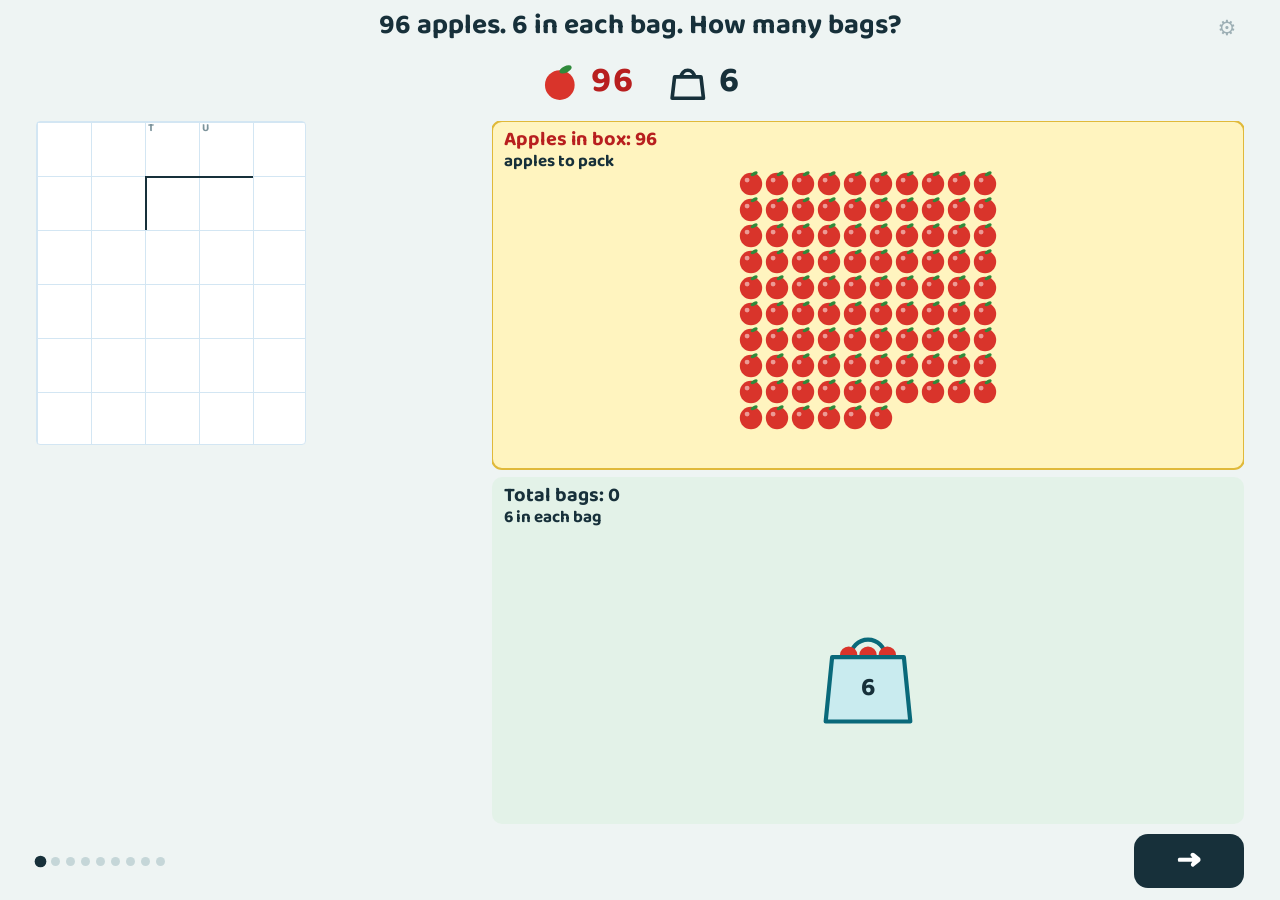
<file: bags.html>
<!doctype html><html><head><meta charset=utf8><meta name=viewport content="width=device-width,initial-scale=1,viewport-fit=cover"><style>:root{color-scheme:light;box-sizing:border-box;padding-top:env(safe-area-inset-top,0px);padding-bottom:env(safe-area-inset-bottom,0px)}html{scroll-padding-top:env(safe-area-inset-top,0px)}body{margin:0;padding:0;font:14px -apple-system,BlinkMacSystemFont,sans-serif;background:#fff;color:#000}img{max-width:100%}[hidden]:not([hidden=until-found i]){display:none!important}</style></head><body>
<meta charset="utf-8">
<title>Apple Bag Division</title>
<meta name="claude:viewport-fit-sides" content="cover">
<link rel="preconnect" href="https://fonts.googleapis.com">
<link rel="preconnect" href="https://fonts.gstatic.com" crossorigin>
<link rel="stylesheet" href="https://fonts.googleapis.com/css2?family=Baloo+2:wght@500;700&family=Kalam:wght@700&display=swap">
<style>
/* Layout concept: one equation line, the copybook beside the packing table, one arrow. The picture carries the meaning. */
:root {
  --bg: #eef4f3; --surface: #f9fbfb; --ink: #17303a; --muted: #7c939b; --line: #c5d6d8;
  --paper: #ffffff; --grid: #d3e6f3;
  --zone: #e3f2e8; --zone-on: #fff4bf; --zone-line: #e0b93a;
  --hu: #a3218f; --te: #09697a; --on: #ad5600; --hu-soft: #f6dcf1; --te-soft: #c9ebef; --on-soft: #fde3c4;
  --item-text: #b81f1f; --it-plums: #6d3fa8; --it-eggs: #87601f; --it-oranges: #b35a00; --leaf: #2f8a3b;
  --good: #17764a; --bad: #b8321f; --good-soft: #d8f1e3; --bad-soft: #fbe3df;
  --ring: #ffe99a; --primary: #17303a; --on-primary: #ffffff;
  --font-ui: "Baloo 2", "Trebuchet MS", system-ui, sans-serif;
  --font-hand: "Kalam", "Comic Sans MS", "Segoe Print", cursive;
}
@media (prefers-color-scheme: dark) { :root:not([data-theme="light"]) {
  --bg: #0f181b; --surface: #162227; --ink: #e8f1f2; --muted: #7f949c; --line: #2d4049;
  --paper: #18292a; --grid: #27403f;
  --zone: #17301f; --zone-on: #4a4215; --zone-line: #d9b63e;
  --hu: #f08be0; --te: #62d7e6; --on: #ffb868; --hu-soft: #4d1f47; --te-soft: #124a55; --on-soft: #55361a;
  --item-text: #ff8d82; --it-plums: #c3a2f2; --it-eggs: #e6c691; --it-oranges: #ffb868; --leaf: #58b866;
  --good: #5bd798; --bad: #ff9486; --good-soft: #143b2a; --bad-soft: #43201b;
  --ring: #4f4716; --primary: #e8f1f2; --on-primary: #0f181c;
  color-scheme: dark;
} }
:root[data-theme="dark"] {
  --bg: #0f181b; --surface: #162227; --ink: #e8f1f2; --muted: #7f949c; --line: #2d4049;
  --paper: #18292a; --grid: #27403f;
  --zone: #17301f; --zone-on: #4a4215; --zone-line: #d9b63e;
  --hu: #f08be0; --te: #62d7e6; --on: #ffb868; --hu-soft: #4d1f47; --te-soft: #124a55; --on-soft: #55361a;
  --item-text: #ff8d82; --it-plums: #c3a2f2; --it-eggs: #e6c691; --it-oranges: #ffb868; --leaf: #58b866;
  --good: #5bd798; --bad: #ff9486; --good-soft: #143b2a; --bad-soft: #43201b;
  --ring: #4f4716; --primary: #e8f1f2; --on-primary: #0f181c;
  color-scheme: dark;
}
* { box-sizing: border-box; }
[hidden] { display: none !important; }
html, body { height: 100%; }
body { margin: 0; background: var(--bg); color: var(--ink); font: 500 17px/1.3 var(--font-ui); }
button, input { font: inherit; color: inherit; }
button { cursor: pointer; }
:focus-visible { outline: 3px solid var(--zone-line); outline-offset: 2px; }
.page {
  --rows: 6;
  --cell: min(54px, 6.5vw, calc((100vh - 226px) / var(--rows)));
  position: relative; height: 100%; max-width: 1240px; margin: 0 auto; padding-block: 8px 10px;
  padding-left: max(16px, env(safe-area-inset-left, 0px)); padding-right: max(16px, env(safe-area-inset-right, 0px));
  display: flex; flex-direction: column; gap: 8px;
}
.page[data-thing="plums"] { --item-text: var(--it-plums); }
.page[data-thing="eggs"] { --item-text: var(--it-eggs); }
.page[data-thing="oranges"] { --item-text: var(--it-oranges); }
#question { flex: none; margin: 0; padding-inline: 40px; text-align: center; font-size: clamp(20px, 2.6vw, 28px); font-weight: 700; line-height: 1.25; text-wrap: balance; }
#question b { display: inline-block; margin-left: .4em; padding: 0 .4em; border-radius: 8px; background: var(--good-soft); color: var(--good); }

#eq { flex: none; min-height: 62px; display: flex; flex-wrap: wrap; align-items: center; justify-content: center; gap: 2px 34px; padding-inline: 40px; font-size: clamp(22px, 3vw, 36px); font-weight: 700; line-height: 1.2; font-variant-numeric: tabular-nums; border-radius: 12px; }
#eq .row { display: inline-flex; align-items: center; gap: .28em; white-space: nowrap; }
#eq .dim { opacity: .55; font-size: .8em; }
#eq b.hu { color: var(--hu); } #eq b.te { color: var(--te); } #eq b.on { color: var(--on); } #eq b.it { color: var(--item-text); }
#eq i { font-style: normal; font-weight: 700; }
#eq i.yes { color: var(--good); } #eq i.no { color: var(--bad); }
#eq .ic { width: 1.1em; height: 1.1em; flex: none; }
#typed { display: inline-block; min-width: 1.5em; text-align: center; border-bottom: 4px solid var(--ink); }
#eq.right { animation: right .6s ease-out; }
#eq.wrong { animation: wrong .4s ease-out; }
@keyframes right { from { background: var(--good-soft); } }
@keyframes wrong { 0% { background: var(--bad-soft); transform: translateX(0); } 25% { transform: translateX(-9px); } 50% { transform: translateX(9px); } 75% { transform: translateX(-5px); } 100% { transform: translateX(0); } }

.stage { position: relative; flex: 1; min-height: 0; display: grid; grid-template-columns: auto minmax(0, 1fr); gap: 14px; align-items: stretch; }
.sheet-wrap { position: relative; display: flex; justify-content: flex-start; align-items: flex-start; padding-right: 172px; }
#notes { position: absolute; left: 0; top: 0; z-index: 4; }
.note { position: absolute; height: var(--cell); display: flex; align-items: center; white-space: nowrap; font-size: clamp(15px, 1.5vw, 18px); font-weight: 700; line-height: 1; animation: noteIn .35s ease-out; }
.note span { padding: 2px 6px; border-radius: 6px; background: var(--surface); }
.note.hu { color: var(--hu); } .note.te { color: var(--te); } .note.on { color: var(--on); } .note.it { color: var(--item-text); } .note.ink { color: var(--ink); }
@keyframes noteIn { from { opacity: 0; transform: translateX(8px); } }
.colhead { position: absolute; width: var(--cell); padding: 1px 3px; font: 700 11px/1 var(--font-ui); color: var(--muted); z-index: 1; }
#links { position: absolute; inset: 0; width: 100%; height: 100%; pointer-events: none; z-index: 6; overflow: visible; }
#links path.line { fill: none; stroke-width: 2.5; stroke-dasharray: 1; stroke-dashoffset: 1; animation: drawLine .6s .15s ease-out forwards; }
@keyframes drawLine { to { stroke-dashoffset: 0; } }
.sheet { position: relative; flex: none; width: calc(var(--cell) * 5); height: calc(var(--cell) * var(--rows)); background-color: var(--paper); background-image: linear-gradient(var(--grid) 1px, transparent 1px), linear-gradient(90deg, var(--grid) 1px, transparent 1px); background-size: var(--cell) var(--cell); border: 1px solid var(--grid); border-radius: 4px; overflow: hidden; font-family: var(--font-hand); }
.mark { position: absolute; width: var(--cell); height: var(--cell); display: grid; place-items: center; font-size: calc(var(--cell) * .72); font-weight: 700; line-height: 1; transition: color .5s; z-index: 2; }
.mark.hu { color: var(--hu); } .mark.te { color: var(--te); } .mark.on { color: var(--on); } .mark.it { color: var(--item-text); } .mark.ink { color: var(--ink); }
.mark.pop { animation: write .45s ease-out; }
@keyframes write { from { opacity: 0; transform: translateY(-8px) scale(1.35); } }
.ringbox { position: absolute; background: var(--ring); border: 2px solid var(--zone-line); border-radius: 8px; z-index: 1; transition: left .35s, top .35s, width .35s; }
.rule { position: absolute; height: 0; border-top: 2.5px solid var(--ink); z-index: 2; }
.bracket { position: absolute; border-top: 2.5px solid var(--ink); border-left: 2.5px solid var(--ink); z-index: 2; }
.canvas-wrap { position: relative; min-width: 0; min-height: 0; }
#cv { position: absolute; inset: 0; width: 100%; height: 100%; display: block; }

.dock { flex: none; display: flex; flex-wrap: wrap; align-items: center; justify-content: center; gap: 8px; min-height: 58px; }
.dots { display: flex; gap: 6px; margin-right: auto; }
.dots span { width: 9px; height: 9px; border-radius: 50%; background: var(--line); }
.dots span.done { background: var(--muted); }
.dots span.now { background: var(--primary); transform: scale(1.3); }
.go { min-width: 110px; height: 54px; border: 0; border-radius: 14px; background: var(--primary); color: var(--on-primary); font-size: 34px; font-weight: 700; line-height: 1; }
.backbtn { width: 54px; height: 54px; border: 1.5px solid var(--line); border-radius: 14px; background: var(--surface); font-size: 26px; color: var(--muted); line-height: 1; }
.backbtn:disabled { visibility: hidden; }
#pad { display: flex; flex-wrap: wrap; justify-content: center; gap: 5px; }
.key { min-width: 48px; height: 52px; border: 1.5px solid var(--line); border-radius: 10px; background: var(--paper); font-size: 25px; font-weight: 700; line-height: 1; padding: 0 10px; }
.key.big { min-width: 96px; }
.key.ok { background: var(--primary); color: var(--on-primary); border-color: var(--primary); }

#gear { position: absolute; top: 12px; right: max(16px, env(safe-area-inset-right, 0px)); width: 34px; height: 34px; border: 0; background: none; color: var(--muted); font-size: 21px; line-height: 1; z-index: 8; opacity: .7; }
#panel { position: absolute; top: 48px; right: max(16px, env(safe-area-inset-right, 0px)); z-index: 8; display: flex; flex-direction: column; gap: 10px; padding: 12px; background: var(--surface); border: 1.5px solid var(--line); border-radius: 12px; box-shadow: 0 8px 24px rgb(0 0 0 / .18); }
.seg { display: inline-flex; border: 1.5px solid var(--line); border-radius: 9px; overflow: hidden; }
.seg button { flex: 1; border: 0; background: none; padding: 2px 14px; font-weight: 700; }
.seg button[aria-pressed="true"] { background: var(--primary); color: var(--on-primary); }
#customForm { display: flex; align-items: center; gap: 6px; }
#customForm input { width: 64px; padding: 2px 6px; border: 1.5px solid var(--line); border-radius: 8px; background: var(--paper); font-weight: 700; text-align: center; }
#customForm input:invalid { border-color: var(--bad); }
#customForm button { border: 0; border-radius: 8px; background: var(--primary); color: var(--on-primary); padding: 2px 12px; font-weight: 700; }
@media (max-width: 659px) {
  html, body { height: auto; }
  .page { height: auto; min-height: 100%; --cell: min(40px, calc((100vw - 190px) / 5)); }
  .stage { grid-template-columns: minmax(0, 1fr); }
  .sheet-wrap { padding-right: 0; min-height: calc(var(--cell) * var(--rows)); }
  #links { display: none; }
  .canvas-wrap { height: 330px; }
  .dock { position: sticky; bottom: 0; background: var(--bg); padding-block: 6px calc(6px + env(safe-area-inset-bottom, 0px)); }
  .dots { display: none; }
}
@media (prefers-reduced-motion: reduce) { .mark.pop, #eq.right, #eq.wrong, .note { animation: none; } #links path.line { animation: none; stroke-dashoffset: 0; } .ringbox, .mark { transition: none; } }
</style>

<div class="page" id="page">
  <button type="button" id="gear" aria-label="Settings for parents" aria-expanded="false">⚙</button>
  <div id="panel" hidden>
    <div class="seg"><button type="button" id="modeShow" aria-pressed="true">Watch</button><button type="button" id="modeTry" aria-pressed="false">Try</button></div>
    <form id="customForm">
      <input id="customN" type="number" inputmode="numeric" min="10" max="999" required aria-label="Number to share, 10 to 999">
      <span>÷</span>
      <input id="customD" type="number" inputmode="numeric" min="2" max="99" required aria-label="Number in each bag, 2 to 99">
      <button type="submit">Go</button>
    </form>
  </div>

  <p id="question"></p>
  <div id="eq" aria-live="polite"></div>

  <main class="stage" id="stage">
    <svg id="links" aria-hidden="true"></svg>
    <div class="sheet-wrap"><div class="sheet" id="sheet"></div><div id="notes"></div></div>
    <div class="canvas-wrap"><canvas id="cv" role="img"></canvas></div>
  </main>

  <div class="dock">
    <div class="dots" id="dots"></div>
    <div id="pad" hidden></div>
    <button type="button" class="backbtn" id="back" aria-label="Back">←</button>
    <button type="button" class="go" id="next" aria-label="Next">→</button>
  </div>
</div>

<script>
// Lesson logic. It builds every step as a full snapshot, so Back and Next need no undo code.
// Written format: keep the zeros in each row of working, and subtract the whole number. There is no bring-down step.
const THINGS = {
  apples: { one: 'apple', many: 'apples', bag: 'bag', bags: 'bags', fill: '#d9342b', leaf: true },
  plums: { one: 'plum', many: 'plums', bag: 'bag', bags: 'bags', fill: '#6d3fa8', leaf: true },
  eggs: { one: 'egg', many: 'eggs', bag: 'box', bags: 'boxes', fill: '#e2bd8b', leaf: false },
  oranges: { one: 'orange', many: 'oranges', bag: 'bag', bags: 'bags', fill: '#f0902a', leaf: true },
  pears: { one: 'pear', many: 'pears', bag: 'bag', bags: 'bags', fill: '#b5c43a', leaf: true },
  lemons: { one: 'lemon', many: 'lemons', bag: 'bag', bags: 'bags', fill: '#f2d22e', leaf: true },
  peaches: { one: 'peach', many: 'peaches', bag: 'bag', bags: 'bags', fill: '#f6a37a', leaf: true },
  biscuits: { one: 'biscuit', many: 'biscuits', bag: 'packet', bags: 'packets', fill: '#c98b4a', leaf: false },
  buns: { one: 'bun', many: 'buns', bag: 'tray', bags: 'trays', fill: '#d9a066', leaf: false },
  sweets: { one: 'sweet', many: 'sweets', bag: 'bag', bags: 'bags', fill: '#e0457b', leaf: false },
  crayons: { one: 'crayon', many: 'crayons', bag: 'box', bags: 'boxes', fill: '#3b82f6', leaf: false },
  stickers: { one: 'sticker', many: 'stickers', bag: 'packet', bags: 'packets', fill: '#f59e0b', leaf: false }
};
/* Embedded use from the practice app: bags.html?n=240&d=6&thing=eggs&asks=bags&bag=box&bags=boxes */
const PARAMS = new URLSearchParams(location.search);
if (PARAMS.get('thing') && THINGS[PARAMS.get('thing')] && PARAMS.get('bag')) {
  THINGS[PARAMS.get('thing')].bag = PARAMS.get('bag');
  THINGS[PARAMS.get('thing')].bags = PARAMS.get('bags') || PARAMS.get('bag') + 's';
}
function buildLesson(N, D, thing) {
  const th = THINGS[thing];
  const Q = Math.floor(N / D), R = N % D;
  const len = String(N).length;
  const TONE = { 100: 'hu', 10: 'te', 1: 'on' };
  const COLNAME = { 100: 'hundred', 10: 'ten', 1: 'one' };
  const itW = n => n + ' ' + (n === 1 ? th.one : th.many);
  const bagW = n => n + ' ' + (n === 1 ? th.bag : th.bags);
  const num = (v, t) => '<b class="' + t + '">' + v + '</b>';
  const yes = '<i class="yes">✓</i>', no = '<i class="no">✗</i>';
  const row = html => '<span class="row">' + html + '</span>';
  const packs = (a, t, mark) => row(bagW(a) + ' × ' + D + ' = ' + num(a * D, t) + (mark || ''));
  const slot = '<span id="typed"></span>';
  const itemIcon = '<svg class="ic" viewBox="0 0 24 24" aria-hidden="true"><circle cx="12" cy="14" r="9" fill="' + th.fill + '"/>' + (th.leaf ? '<ellipse cx="15.5" cy="4.5" rx="4" ry="2" fill="#2f8a3b" transform="rotate(-25 15.5 4.5)"/>' : '') + '</svg>';
  const bagIcon = '<svg class="ic" viewBox="0 0 24 24" aria-hidden="true"><path d="M4 9h16l1.5 13h-19z" fill="none" stroke="currentColor" stroke-width="2.2" stroke-linejoin="round"/><path d="M8 9a4 4 0 0 1 8 0" fill="none" stroke="currentColor" stroke-width="2.2"/></svg>';
  const readEq = row(itemIcon + num(N, 'it')) + row(bagIcon + num(D, 'ink'));

  const dealMeta = {};
  const box = [];
  for (let i = 0; i < N; i++) box.push('A' + i);
  let bags = [];
  let bagNo = 0;

  // Copybook: r is the row (0 = the sum) and c is the column, with the last digit of N at c = len - 1.
  const marks = [], rules = [];
  const put = (val, r, tone) => {
    const s = String(val);
    for (let i = 0; i < s.length; i++) marks.push({ r, c: len - s.length + i, x: s[i], tone });
  };
  const steps = [];
  const snap = o => {
    steps.push({
      eq: o.eq, focus: o.focus || null, ring: o.ring || null, ask: o.ask || null, tone: o.tone || 'ink',
      notes: o.notes || [], mark: o.mark || null, group: o.group || null, link: o.link || null, fly: !!o.fly,
      boxNote: o.boxNote || '', bagNote: o.bagNote || '', outlineBox: !!o.outlineBox, example: !!o.example,
      marks: marks.map(m => ({ ...m })), rules: rules.map(x => ({ ...x })),
      table: { box: box.slice(), bags: bags.map(b => ({ ...b })) }
    });
  };
  const ringNum = (r, val) => ({ r, c0: len - String(val).length, c1: len - 1 });

  const readNotes = { boxNote: th.many + ' to pack', bagNote: D + ' in each ' + th.bag, example: true };
  snap({ eq: readEq, focus: 'box', ...readNotes });

  put(N, 0, 'it');
  String(D).split('').forEach((x, i, a) => marks.push({ div: 1 - (a.length - 1 - i), x, tone: 'ink' }));
  snap({
    eq: readEq, focus: 'box', ring: ringNum(0, N), ...readNotes,
    notes: [{ r: 0, text: '← ' + itW(N), tone: 'it' }, { under: true, text: '↑ ' + D + ' in each ' + th.bag, tone: 'ink' }],
    ask: { type: 'choice', options: [D, N], answer: N, eq: readEq, reveal: 3 }
  });

  let remaining = N, row0 = 0, started = false;
  const parts = [];
  const places = [100, 10, 1].filter(p => p <= N);
  places.forEach(p => {
    const have = remaining, tone = TONE[p];
    const d = Math.floor(have / (p * D));
    const prod = d * p * D;
    const askEq = row('?' + (p === 100 ? '00' : p === 10 ? '0' : '') + ' ' + th.bags + ' × ' + D);
    if (d === 0) {
      if (!started) {
        snap({
          eq: packs(p, tone, no), focus: 'box', tone, ring: ringNum(row0, have),
          notes: [{ q: p, text: '← ' + bagW(p) + '? too many', tone }],
          bagNote: bagW(p) + ' need ' + (p * D), boxNote: 'only ' + have,
          ask: { type: 'choice', options: ['✓', '✗'], answer: '✗', eq: packs(p, tone), reveal: 2 }
        });
      } else {
        marks.push({ q: p, x: '0', tone });
        snap({
          eq: packs(p, tone, no), focus: 'box', tone, ring: ringNum(row0, have),
          notes: [{ q: p, text: '← 0 ' + COLNAME[p] + 's', tone }],
          boxNote: have ? 'too few for ' + bagW(p) : '', outlineBox: have > 0,
          ask: { type: 'digit', answer: 0, eq: askEq, place: p, have, tone, ghost: p, D, th }
        });
      }
      return;
    }

    started = true;
    const n = d * p;
    const more = bags.length > 0;
    const group = { from: bags.length, n, tone };
    parts.push(n);
    const taking = { ids: box.slice(-prod), tone };
    marks.push({ q: p, x: String(d), tone });
    const newBags = [];
    for (let i = 0; i < n; i++) newBags.push({ id: 'B' + bagNo++, tone, full: false, size: D });
    bags = bags.concat(newBags);
    const meaning = p === 1
      ? (more ? d + ' more ' + (d === 1 ? th.bag : th.bags) : bagW(d))
      : d + ' ' + COLNAME[p] + (d > 1 ? 's' : '') + ' = ' + bagW(n);
    snap({
      eq: packs(n, tone, yes) + '<span class="row dim">' + bagW((d + 1) * p) + ' × ' + D + ' = ' + ((d + 1) * p * D) + no + '</span>',
      focus: 'bags', tone, ring: ringNum(row0, have), group, mark: taking, link: 'bags',
      notes: [{ q: p, text: '← ' + meaning, tone }],
      bagNote: bagW(n) + ' need ' + prod, boxNote: 'enough ✓',
      ask: { type: 'digit', answer: d, eq: askEq, place: p, have, tone, ghost: p, D, th }
    });

    newBags.forEach((b, bi) => {
      const items = [];
      for (let j = 0; j < D; j++) {
        const id = box.pop();
        items.push(id);
        dealMeta[id] = { bag: bi, count: n, j };
      }
      const made = bags.find(x => x.id === b.id);
      made.items = items; made.full = true;
    });
    put(prod, row0 + 1, tone);
    snap({
      eq: row(bagW(n) + ' × ' + itW(D) + ' = ' + num(itW(prod), tone)), focus: 'bags', tone, ring: ringNum(row0 + 1, prod),
      group, mark: taking, link: 'bags', fly: true,
      notes: [{ r: row0 + 1, text: '← ' + itW(prod) + ' packed', tone }],
      bagNote: bagW(n) + ' × ' + D + ' = ' + prod, boxNote: prod + ' went into ' + th.bags,
      ask: { type: 'number', answer: prod, eq: row(bagW(n) + ' × ' + D + ' = ' + slot) }
    });

    const left = have - prod;
    const lastCol = places.indexOf(p) === places.length - 1;
    rules.push({ r: row0 + 1 });
    put(left, row0 + 2, 'it');
    snap({
      eq: row(num(have, 'it') + ' − ' + num(prod, tone) + ' = ' + num(left, 'it')), focus: 'box', tone: 'it', ring: ringNum(row0 + 2, left),
      link: left ? 'box' : null, outlineBox: left > 0,
      notes: [{ r: row0 + 2, text: '← ' + (left ? itW(left) + (lastCol ? ' left over' : ' in the box') : 'no ' + th.many + ' left'), tone: 'it' }],
      boxNote: left === 0 ? '' : (left < D ? 'too few for 1 ' + th.bag : 'still in the box'),
      ask: { type: 'number', answer: left, eq: row(num(have, 'it') + ' − ' + num(prod, tone) + ' = ' + slot) }
    });
    remaining = left;
    row0 += 2;
  });

  snap({
    eq: row(N + ' ÷ ' + D + ' = <b>' + Q + '</b>' + (R ? ' r ' + num(R, 'it') : '')),
    focus: 'bags', ring: { q: true }, group: { from: 0, n: Q, tone: 'ink' }, link: 'bags', outlineBox: R > 0,
    notes: [{ q: 1, text: '← ' + (parts.length > 1 ? parts.join(' + ') + ' = ' : '') + bagW(Q), tone: 'ink' }].concat(R ? [{ r: row0, text: '← ' + itW(R) + ' left over', tone: 'it' }] : []),
    boxNote: R ? 'left over' : ''
  });

  if (PARAMS.get('nofinal') === '1') steps.pop();
  return { N, D, Q, R, len, thing, th, steps, dealMeta, rows: Math.max(6, row0 + 2) };
}
</script>

<script>
(function () {
  'use strict';
  const $ = id => document.getElementById(id);
  // Sums from her book, easiest first, then the 3-digit by 2-digit example.
  const ASKED = Number(PARAMS.get('n')) > 0 && Number(PARAMS.get('d')) > 0;
  const SUMS = ASKED ? [{
    N: Number(PARAMS.get('n')), D: Number(PARAMS.get('d')),
    thing: THINGS[PARAMS.get('thing')] ? PARAMS.get('thing') : 'apples',
    asks: PARAMS.get('asks') === 'left' ? 'left' : 'bags'
  }] : [
    { N: 96, D: 6, thing: 'apples', asks: 'bags' },
    { N: 180, D: 20, thing: 'apples', asks: 'bags' },
    { N: 150, D: 9, thing: 'oranges', asks: 'left' },
    { N: 196, D: 10, thing: 'plums', asks: 'left' },
    { N: 240, D: 6, thing: 'eggs', asks: 'bags' },
    { N: 432, D: 15, thing: 'apples', asks: 'bags' }
  ];
  if (ASKED) document.getElementById('gear').hidden = true;
  const reduced = matchMedia('(prefers-reduced-motion: reduce)').matches;
  const pageEl = $('page');

  let sumNo = 0, N = 96, D = 6, thing = 'apples', asks = 'bags', mode = PARAMS.get('mode') === 'try' ? 'try' : 'show';
  let lesson = null, idx = 0, answered = new Set(), attempts = 0, typed = '', guesses = [];

  // ---------- Table drawing ----------
  const cv = $('cv'), ctx = cv.getContext('2d');
  let W = 0, H = 0, dpr = 1, pal = {}, geo = null;
  let sprites = new Map(), running = false, curTable = null, curFocus = null, lastScene = null, curStep = null;

  const PAL_NAMES = ['ink', 'zone', 'zone-on', 'zone-line', 'hu', 'te', 'on', 'hu-soft', 'te-soft', 'on-soft', 'item-text', 'leaf'];
  function readPalette() {
    const s = getComputedStyle(pageEl);
    PAL_NAMES.forEach(n => { pal[n] = s.getPropertyValue('--' + n).trim(); });
  }
  function rr(x, y, w, h, r) {
    r = Math.min(r, w / 2, h / 2);
    ctx.beginPath();
    ctx.moveTo(x + r, y);
    ctx.arcTo(x + w, y, x + w, y + h, r);
    ctx.arcTo(x + w, y + h, x, y + h, r);
    ctx.arcTo(x, y + h, x, y, r);
    ctx.arcTo(x, y, x + w, y, r);
    ctx.closePath();
  }
  function blockFit(count, w, h, cap) {
    // Items sit in blocks of 100: 10 in a row, 10 rows in a block, with a small gap between blocks.
    const blocks = Math.max(1, Math.ceil(count / 100));
    const singleRows = Math.max(1, Math.ceil(Math.min(count, 100) / 10));
    const gapU = 0.8;
    let best = { s: 0, cols: 1 };
    for (let cols = 1; cols <= blocks; cols++) {
      const rowsOfBlocks = Math.ceil(blocks / cols);
      const uW = cols * 10 + (cols - 1) * gapU;
      const uH = blocks === 1 ? singleRows : rowsOfBlocks * 10 + (rowsOfBlocks - 1) * gapU;
      const s = Math.min(w / uW, h / uH);
      if (s > best.s) best = { s, cols };
    }
    const s = Math.min(best.s, cap);
    const uW = best.cols * 10 + (best.cols - 1) * gapU;
    return { s, cols: best.cols, gap: gapU * s, totalW: uW * s };
  }
  function blockPos(i, f, x0, y0) {
    const b = Math.floor(i / 100), r = Math.floor((i % 100) / 10), c = i % 10;
    const bc = b % f.cols, br = Math.floor(b / f.cols);
    return { x: x0 + bc * (10 * f.s + f.gap) + (c + 0.5) * f.s, y: y0 + br * (10 * f.s + f.gap) + (r + 0.5) * f.s };
  }
  function buildGeo() {
    const head = 50, gap = 8;
    const topH = Math.round((H - gap) / 2);
    const box = { x: 0, y: 0, w: W, h: topH };
    const boxArea = { x: 10, y: head, w: W - 20, h: topH - head - 8 };
    const fA = blockFit(N, boxArea.w, boxArea.h, 26);
    const bagsZone = { x: 0, y: topH + gap, w: W, h: H - topH - gap };
    const bagArea = { x: 10, y: bagsZone.y + head, w: W - 20, h: bagsZone.h - head - 8 };
    const fB = blockFit(lesson.Q, bagArea.w, bagArea.h, 54);
    geo = {
      box, bagsZone, fA, fB,
      ax: boxArea.x + (boxArea.w - fA.totalW) / 2, ay: boxArea.y,
      bx: bagArea.x + (bagArea.w - fB.totalW) / 2, by: bagArea.y
    };
  }
  function placeAll(tb) {
    const out = new Map();
    tb.box.forEach(id => {
      const p = blockPos(Number(id.slice(1)), geo.fA, geo.ax, geo.ay);
      out.set(id, { type: 'item', x: p.x, y: p.y, w: geo.fA.s * 0.86, a: 1, zone: 'box' });
    });
    tb.bags.forEach((b, i) => {
      const p = blockPos(i, geo.fB, geo.bx, geo.by);
      out.set(b.id, { type: 'bag', tone: b.tone, x: p.x, y: p.y, w: geo.fB.s * 0.88, a: 1, fill: b.full ? 1 : 0, zone: 'bag' });
      if (b.full) b.items.forEach(id => {
        out.set(id, { type: 'item', x: p.x, y: p.y, w: geo.fB.s * 0.3, a: 0, zone: 'bag' });
      });
    });
    return out;
  }
  function setTween(sp, to, dur, delay, lift, now) {
    sp.fx = sp.x; sp.fy = sp.y; sp.fw = sp.w; sp.fa = sp.a; sp.ff = sp.fill || 0;
    sp.tx = to.x; sp.ty = to.y; sp.tw = to.w; sp.ta = to.a; sp.tf = to.fill === undefined ? sp.ff : to.fill;
    sp.t0 = now + delay; sp.dur = dur; sp.lift = lift; sp.anim = true;
  }
  const bagDelay = m => m.bag * Math.min(70, 1300 / m.count);
  function setScene(tb, instant) {
    curTable = tb;
    if (!geo) return;
    const targets = placeAll(tb), now = performance.now();
    const noAnim = instant || reduced;
    const meta = lesson.dealMeta;
    const fillDelay = new Map();
    let round = 0;
    tb.bags.forEach(b => {
      const sp = sprites.get(b.id);
      if (b.full && sp && (sp.fill || 0) < 0.5) fillDelay.set(b.id, round++);
    });
    targets.forEach((t, id) => {
      let sp = sprites.get(id);
      const to = { x: t.x, y: t.y, w: t.w, a: t.a, fill: t.fill };
      if (!sp) {
        sp = { id, type: t.type, tone: t.tone, x: t.x, y: t.y, w: t.w * 0.7, a: 0, fill: 0, zone: t.zone, anim: false };
        sprites.set(id, sp);
        if (noAnim) { Object.assign(sp, { w: t.w, a: t.a, fill: t.fill || 0 }); return; }
        setTween(sp, to, 380, 0, 0, now);
        return;
      }
      sp.dead = false;
      const moved = sp.zone !== t.zone;
      sp.zone = t.zone;
      if (noAnim) { Object.assign(sp, { x: t.x, y: t.y, w: t.w, a: t.a, fill: t.fill || 0, anim: false }); return; }
      if (t.type === 'bag') {
        const delay = fillDelay.has(id) ? fillDelay.get(id) * Math.min(70, 1300 / fillDelay.size) + 320 : 0;
        if (sp.x === t.x && sp.y === t.y && sp.w === t.w && sp.a === 1 && (sp.fill || 0) === (t.fill || 0)) return;
        setTween(sp, to, 300, delay, 0, now);
        return;
      }
      if (sp.x === t.x && sp.y === t.y && sp.w === t.w && sp.a === t.a) return;
      let delay = 0, lift = 0;
      if (moved && meta[id]) {
        delay = bagDelay(meta[id]) + meta[id].j * Math.min(8, 120 / D);
        lift = 22;
      }
      setTween(sp, to, 480, delay, lift, now);
    });
    sprites.forEach((sp, id) => {
      if (targets.has(id) || sp.dead) return;
      if (noAnim) { sprites.delete(id); return; }
      sp.dead = true;
      setTween(sp, { x: sp.x, y: sp.y, w: sp.w * 0.7, a: 0 }, 280, 0, 0, now);
    });
    curTable = tb;
    kick();
  }
  function kick() { if (!running) { running = true; requestAnimationFrame(tick); } }
  const ease = p => p < 0.5 ? 4 * p * p * p : 1 - Math.pow(-2 * p + 2, 3) / 2;
  function tick(now) {
    let busy = false;
    sprites.forEach((sp, id) => {
      if (!sp.anim) return;
      const raw = (now - sp.t0) / sp.dur;
      if (raw <= 0) { busy = true; return; }
      const p = Math.min(raw, 1), e = ease(p);
      sp.x = sp.fx + (sp.tx - sp.fx) * e;
      sp.y = sp.fy + (sp.ty - sp.fy) * e;
      sp.w = sp.fw + (sp.tw - sp.fw) * e;
      // An item stays visible while it flies, and it fades only as it drops into the bag.
      sp.a = sp.ta < sp.fa && sp.type === 'item' ? sp.fa + (sp.ta - sp.fa) * Math.max(0, (e - 0.75) / 0.25) : sp.fa + (sp.ta - sp.fa) * e;
      sp.fill = sp.ff + (sp.tf - sp.ff) * e;
      sp.off = sp.lift ? -Math.sin(Math.PI * p) * sp.lift : 0;
      if (p >= 1) { sp.anim = false; sp.off = 0; if (sp.dead) sprites.delete(id); } else busy = true;
    });
    draw();
    if (busy) requestAnimationFrame(tick); else running = false;
  }
  function drawItem(x, y, d) {
    const th = lesson.th, r = d / 2;
    ctx.fillStyle = th.fill;
    ctx.beginPath(); ctx.arc(x, y, r, 0, 7); ctx.fill();
    if (d >= 9) {
      ctx.fillStyle = 'rgba(255,255,255,.5)';
      ctx.beginPath(); ctx.arc(x - r * .35, y - r * .35, r * .22, 0, 7); ctx.fill();
      if (th.leaf) {
        ctx.fillStyle = pal.leaf;
        ctx.beginPath(); ctx.ellipse(x + r * .28, y - r * .92, r * .34, r * .16, -.5, 0, 7); ctx.fill();
      }
    }
  }
  const toneColor = t => t === 'it' ? pal['item-text'] : pal[t];
  function bounds(points, s) {
    const xs = points.map(q => q.x), ys = points.map(q => q.y), pad = s / 2 + 2;
    const x = Math.min(...xs) - pad, y = Math.min(...ys) - pad;
    return { x, y, w: Math.max(...xs) + pad - x, h: Math.max(...ys) + pad - y };
  }
  const applePos = id => blockPos(Number(id.slice(1)), geo.fA, geo.ax, geo.ay);
  const boxRect = ids => ids.length ? bounds(ids.map(applePos), geo.fA.s) : null;
  function groupRect(g) {
    const pts = [];
    for (let i = g.from; i < g.from + g.n; i++) pts.push(blockPos(i, geo.fB, geo.bx, geo.by));
    return bounds(pts, geo.fB.s);
  }
  function drawNotesOnTable(st) {
    // Marks drawn over the objects: rings on the apples in use, an outline on the group, and a short note beside each count.
    ctx.textBaseline = 'alphabetic'; ctx.textAlign = 'left';
    ctx.font = '700 ' + (W < 420 ? 14 : 17) + 'px "Baloo 2", system-ui, sans-serif';
    if (st.boxNote) { ctx.fillStyle = toneColor(st.tone); ctx.fillText(st.boxNote, geo.box.x + 12, geo.box.y + 45); }
    if (st.bagNote) { ctx.fillStyle = toneColor(st.tone); ctx.fillText(st.bagNote, geo.bagsZone.x + 12, geo.bagsZone.y + 45); }
    if (st.mark) {
      ctx.strokeStyle = toneColor(st.mark.tone); ctx.lineWidth = Math.max(1.2, geo.fA.s * .1);
      st.mark.ids.forEach(id => { const q = applePos(id); ctx.beginPath(); ctx.arc(q.x, q.y, geo.fA.s * .47, 0, 7); ctx.stroke(); });
    }
    const outline = (r, tone) => { ctx.strokeStyle = toneColor(tone); ctx.lineWidth = 2.5; rr(r.x, r.y, r.w, r.h, 7); ctx.stroke(); };
    if (st.group) outline(groupRect(st.group), st.group.tone);
    if (st.outlineBox && curTable.box.length) outline(boxRect(curTable.box), 'it');
    if (st.fly && st.mark && st.group) {
      const from = boxRect(st.mark.ids), to = groupRect(st.group);
      const x0 = from.x + from.w / 2, y0 = from.y + from.h, x1 = to.x + to.w / 2, y1 = to.y - 3;
      ctx.strokeStyle = ctx.fillStyle = toneColor(st.tone); ctx.lineWidth = 3;
      ctx.beginPath(); ctx.moveTo(x0, y0); ctx.lineTo(x1, y1 - 7); ctx.stroke();
      const ang = Math.atan2(y1 - y0, x1 - x0);
      ctx.beginPath(); ctx.moveTo(x1, y1);
      ctx.lineTo(x1 - 11 * Math.cos(ang - .45), y1 - 11 * Math.sin(ang - .45));
      ctx.lineTo(x1 - 11 * Math.cos(ang + .45), y1 - 11 * Math.sin(ang + .45));
      ctx.closePath(); ctx.fill();
    }
  }
  function drawExampleBag() {
    // On the first steps, one sample bag shows what "6 in each bag" means.
    const z = geo.bagsZone, w = Math.min(92, z.h - 60), cx = z.x + z.w / 2, cy = z.y + 50 + (z.h - 50) / 2;
    drawBag({ x: cx, w, fill: 1, tone: 'te' }, cy);
  }
  function drawLinks() {
    // One arrow joins the current note in the copybook to the objects it counts.
    const svg = $('links');
    svg.innerHTML = '';
    const st = curStep, src = $('notes').firstElementChild;
    if (!st || !st.link || !geo || !src) return;
    const r = st.link === 'bags' ? groupRect(st.group) : boxRect(st.table.box);
    if (!r) return;
    const sr = $('stage').getBoundingClientRect(), cr = cv.getBoundingClientRect(), nr = src.getBoundingClientRect();
    const x0 = nr.right - sr.left + 3, y0 = nr.top + nr.height / 2 - sr.top;
    const x1 = cr.left - sr.left + r.x - 7, y1 = cr.top - sr.top + r.y + r.h / 2;
    const dx = Math.max(30, (x1 - x0) / 2);
    const color = st.tone === 'it' ? 'var(--item-text)' : 'var(--' + (st.group && st.link === 'bags' ? st.group.tone : st.tone) + ')';
    svg.innerHTML = '<path class="line" pathLength="1" stroke="' + color + '" d="M' + x0 + ' ' + y0 + ' C' + (x0 + dx) + ' ' + y0 + ' ' + (x1 - dx) + ' ' + y1 + ' ' + x1 + ' ' + y1 + '"/>' +
      '<path fill="' + color + '" d="M' + (x1 + 7) + ' ' + y1 + ' L' + (x1 - 5) + ' ' + (y1 - 6) + ' L' + (x1 - 5) + ' ' + (y1 + 6) + ' Z"/>';
  }
  function drawEmptyBox() {
    // An open box with nothing in it, so 0 looks like 0.
    const z = geo.box, w = Math.min(120, z.w * .4), h = w * .55, cx = z.x + z.w / 2, top = z.y + 50 + (z.h - 50 - h - 26) / 2;
    ctx.save();
    ctx.globalAlpha = .6;
    ctx.strokeStyle = pal.ink; ctx.lineWidth = 2.5;
    ctx.beginPath();
    ctx.moveTo(cx - w / 2 - w * .16, top - h * .22); ctx.lineTo(cx - w / 2, top); ctx.lineTo(cx - w / 2, top + h);
    ctx.lineTo(cx + w / 2, top + h); ctx.lineTo(cx + w / 2, top); ctx.lineTo(cx + w / 2 + w * .16, top - h * .22);
    ctx.moveTo(cx - w / 2, top); ctx.lineTo(cx + w / 2, top);
    ctx.stroke();
    ctx.restore();
    ctx.fillStyle = pal['item-text']; ctx.textAlign = 'center'; ctx.textBaseline = 'alphabetic';
    ctx.font = '700 18px "Baloo 2", system-ui, sans-serif';
    ctx.fillText('No ' + lesson.th.many + ' left', cx, top + h + 24);
  }
  function drawBag(sp, y) {
    // A carrier bag with a handle, or a box for eggs. A full one shows its contents at the top.
    const th = lesson.th, isBox = th.bag === 'box';
    const x = sp.x, w = sp.w, tone = pal[sp.tone], soft = pal[sp.tone + '-soft'], fill = sp.fill || 0;
    const top = y - w / 2 + w * (isBox ? .16 : .3), bottom = y + w / 2;
    const tw = w * .78, bw = w * (isBox ? .78 : .92);
    const body = () => {
      ctx.beginPath();
      ctx.moveTo(x - tw / 2, top); ctx.lineTo(x + tw / 2, top);
      ctx.lineTo(x + bw / 2, bottom); ctx.lineTo(x - bw / 2, bottom);
      ctx.closePath();
    };
    const handle = () => {
      if (isBox) return;
      ctx.beginPath(); ctx.arc(x, top, w * .19, Math.PI, 0); ctx.stroke();
    };
    ctx.lineWidth = Math.max(1, w / 22);
    ctx.lineJoin = 'round';
    ctx.strokeStyle = tone;
    if (fill < 1) {
      ctx.setLineDash([Math.max(2, w / 9), Math.max(2, w / 10)]);
      body(); ctx.stroke(); handle();
      ctx.setLineDash([]);
    }
    if (fill > 0) {
      ctx.save(); ctx.globalAlpha *= fill;
      handle();
      if (w >= 14) {
        ctx.fillStyle = th.fill;
        [-.21, 0, .21].forEach(o => { ctx.beginPath(); ctx.arc(x + o * w, top - w * .02, w * .095, 0, 7); ctx.fill(); });
      }
      ctx.fillStyle = soft;
      body(); ctx.fill(); ctx.stroke();
      if (w >= 18) {
        ctx.fillStyle = pal.ink; ctx.textAlign = 'center'; ctx.textBaseline = 'middle';
        ctx.font = '700 ' + Math.min(w * .4, 26) + 'px "Baloo 2", system-ui, sans-serif';
        ctx.fillText(String(D), x, (top + bottom) / 2 + 1);
      }
      ctx.restore();
    }
  }
  function draw() {
    if (!geo || !curTable) return;
    ctx.setTransform(dpr, 0, 0, dpr, 0, 0);
    ctx.clearRect(0, 0, W, H);
    const tb = curTable;
    const zone = (g, on) => {
      ctx.fillStyle = on ? pal['zone-on'] : pal.zone;
      rr(g.x, g.y, g.w, g.h, 10); ctx.fill();
      if (on) { ctx.strokeStyle = pal['zone-line']; ctx.lineWidth = 2; ctx.stroke(); }
    };
    zone(geo.box, curFocus === 'box');
    zone(geo.bagsZone, curFocus === 'bags');
    ctx.textAlign = 'left'; ctx.textBaseline = 'alphabetic';
    ctx.font = '700 ' + (W < 420 ? 17 : 20) + 'px "Baloo 2", system-ui, sans-serif';
    // Each zone opens with its count in words. An icon beside 0 would read as 1 item.
    const th = lesson.th, by = geo.bagsZone.y;
    ctx.fillStyle = pal['item-text'];
    ctx.fillText(th.many[0].toUpperCase() + th.many.slice(1) + ' in box: ' + tb.box.length, geo.box.x + 12, geo.box.y + 24);
    const groups = [];
    ['hu', 'te', 'on'].forEach(t => {
      const c = tb.bags.filter(b => b.tone === t && b.full).length;
      if (c) groups.push({ t, c });
    });
    let x = geo.bagsZone.x + 12;
    const y = by + 24, total = groups.reduce((s, g) => s + g.c, 0);
    ctx.fillStyle = pal.ink;
    const lead = 'Total ' + th.bags + ': ';
    ctx.fillText(lead, x, y); x += ctx.measureText(lead).width;
    if (!groups.length) { ctx.fillStyle = pal.ink; ctx.fillText('0', x, y); x += ctx.measureText('0').width; }
    groups.forEach((g, i) => {
      ctx.fillStyle = pal[g.t];
      const s = String(g.c);
      ctx.fillText(s, x, y); x += ctx.measureText(s).width;
      if (i < groups.length - 1) { ctx.fillStyle = pal.ink; ctx.fillText(' + ', x, y); x += ctx.measureText(' + ').width; }
    });
    if (groups.length > 1) { ctx.fillStyle = pal.ink; ctx.fillText(' = ' + total, x, y); x += ctx.measureText(' = ' + total).width; }
    if (curStep && curStep.example) drawExampleBag();
    const paint = sp => {
      ctx.globalAlpha = Math.max(0, Math.min(1, sp.a));
      if (ctx.globalAlpha <= 0) return;
      const yy = sp.y + (sp.off || 0);
      if (sp.type === 'bag') drawBag(sp, yy);
      else drawItem(sp.x, yy, sp.w);
    };
    sprites.forEach(sp => { if (sp.type === 'bag') paint(sp); });
    sprites.forEach(sp => { if (sp.type !== 'bag' && !sp.anim) paint(sp); });
    ctx.globalAlpha = 1;
    if (!tb.box.length && !(curStep && curStep.mark)) drawEmptyBox();
    if (curStep) drawNotesOnTable(curStep);
    sprites.forEach(sp => { if (sp.type !== 'bag' && sp.anim) paint(sp); });
    ctx.globalAlpha = 1;
  }
  function resize() {
    const r = cv.getBoundingClientRect();
    if (r.width < 10) return;
    dpr = window.devicePixelRatio || 1;
    W = r.width; H = r.height;
    cv.width = Math.round(W * dpr); cv.height = Math.round(H * dpr);
    if (!lesson) return;
    buildGeo();
    if (curTable) setScene(curTable, true);
    draw();
    drawLinks();
  }

  // ---------- Copybook drawing ----------
  const sheet = $('sheet');
  const markEls = new Map();
  let ringEl = null, frameEls = [];
  const FIRST = 2;
  const at = (el, row, col) => { el.style.top = 'calc(var(--cell) * ' + row + ')'; el.style.left = 'calc(var(--cell) * ' + col + ')'; };
  function cellOf(m) {
    if (m.div !== undefined) return { row: 1, col: m.div };
    if (m.q) return { row: 0, col: FIRST + lesson.len - 1 - Math.round(Math.log10(m.q)) };
    return { row: m.r + 1, col: m.c + FIRST };
  }
  function drawSheetFrame() {
    frameEls.forEach(e => e.remove()); frameEls = [];
    markEls.forEach(e => e.remove()); markEls.clear();
    pageEl.style.setProperty('--rows', lesson.rows);
    const b = document.createElement('div');
    b.className = 'bracket'; at(b, 1, FIRST);
    b.style.width = 'calc(var(--cell) * ' + lesson.len + ')'; b.style.height = 'var(--cell)';
    sheet.appendChild(b); frameEls.push(b);
    // Column letters show that a top digit counts hundreds, tens or units of bags.
    ['H', 'T', 'U'].slice(3 - lesson.len).forEach((letter, i) => {
      const h = document.createElement('div');
      h.className = 'colhead'; h.textContent = letter; at(h, 0, FIRST + i);
      sheet.appendChild(h); frameEls.push(h);
    });
  }
  function drawPaper(scene, ring, ghost, tone) {
    const list = ghost ? scene.marks.concat([{ q: ghost, x: '?', tone }]) : scene.marks;
    const seen = new Set();
    list.forEach(m => {
      const c = cellOf(m), key = c.row + '-' + c.col + '-' + m.x;
      seen.add(key);
      let el = markEls.get(key);
      if (!el) {
        el = document.createElement('div');
        el.textContent = m.x; at(el, c.row, c.col);
        el.className = 'mark ' + m.tone + ' pop';
        sheet.appendChild(el); markEls.set(key, el);
      }
    });
    markEls.forEach((el, key) => { if (!seen.has(key)) { el.remove(); markEls.delete(key); } });
    sheet.querySelectorAll('.rule').forEach(e => e.remove());
    scene.rules.forEach(u => {
      const e = document.createElement('div');
      e.className = 'rule';
      e.style.top = 'calc(var(--cell) * ' + (u.r + 2) + ')';
      e.style.left = 'calc(var(--cell) * ' + FIRST + ')';
      e.style.width = 'calc(var(--cell) * ' + lesson.len + ')';
      sheet.appendChild(e);
    });
    if (ring) {
      if (!ringEl) { ringEl = document.createElement('div'); ringEl.className = 'ringbox'; sheet.appendChild(ringEl); }
      let row, c0, n;
      if (ring.q) {
        const cells = scene.marks.filter(m => m.q).map(cellOf);
        row = 0; c0 = Math.min(...cells.map(x => x.col)); n = cells.length;
      } else {
        const a = cellOf({ r: ring.r, c: ring.c0 });
        row = a.row; c0 = a.col; n = ring.c1 - ring.c0 + 1;
      }
      ringEl.style.top = 'calc(var(--cell) * ' + row + ' + 1px)';
      ringEl.style.left = 'calc(var(--cell) * ' + c0 + ' + 1px)';
      ringEl.style.width = 'calc(var(--cell) * ' + n + ' - 2px)';
      ringEl.style.height = 'calc(var(--cell) - 2px)';
    } else if (ringEl) { ringEl.remove(); ringEl = null; }
  }

  function drawNotes(list) {
    const box = $('notes');
    box.innerHTML = '';
    list.forEach(n => {
      const e = document.createElement('div');
      e.className = 'note ' + n.tone;
      const span = document.createElement('span');
      span.textContent = n.text;
      e.appendChild(span);
      if (n.under) at(e, 2, 0);
      else if (n.q) at(e, 0, cellOf({ q: n.q }).col + 1);
      else at(e, n.r + 1, FIRST + lesson.len);
      box.appendChild(e);
    });
  }

  // ---------- Step rendering ----------
  const pending = () => mode === 'try' && lesson.steps[idx].ask && !answered.has(idx);
  function flash(cls) {
    const e = $('eq');
    e.classList.remove('right', 'wrong');
    void e.offsetWidth;
    e.classList.add(cls);
  }
  function drawEq(a) {
    $('eq').innerHTML = a ? guesses.join('') + a.eq : lesson.steps[idx].eq;
    renderTyped();
  }
  function drawQuestion() {
    // The question stays on screen for the whole sum. The last step adds the answer beside it.
    const th = lesson.th, { Q, R } = lesson;
    const text = N + ' ' + th.many + '. ' + D + ' in each ' + th.bag + '. ' + (asks === 'left' ? 'How many left over?' : 'How many ' + th.bags + '?');
    const answer = asks === 'left' ? R + ' ' + (R === 1 ? th.one : th.many) : Q + ' ' + (Q === 1 ? th.bag : th.bags);
    $('question').innerHTML = text + (idx === lesson.steps.length - 1 && PARAMS.get('nofinal') !== '1' ? '<b>' + answer + '</b>' : '');
  }
  function show() {
    const st = lesson.steps[idx], wait = pending();
    drawQuestion();
    const scene = wait ? lesson.steps[idx - 1] : st;
    const a = st.ask;
    drawPaper(scene, st.ring, wait && a.ghost, wait && a.tone);
    drawEq(wait ? a : null);
    drawNotes(wait ? [] : st.notes);
    curFocus = st.focus;
    curStep = wait ? null : st;
    if (lastScene !== scene.table) { setScene(scene.table, false); lastScene = scene.table; }
    else { draw(); }
    drawLinks();
    const full = scene.table.bags.filter(b => b.full).length;
    cv.setAttribute('aria-label', scene.table.box.length + ' ' + lesson.th.many + ' in the box, ' + full + ' ' + lesson.th.bags + ' filled.');
    const dots = $('dots');
    dots.innerHTML = '';
    lesson.steps.forEach((_, i) => {
      const d = document.createElement('span');
      if (i === idx) d.className = 'now'; else if (i < idx) d.className = 'done';
      dots.appendChild(d);
    });
    $('back').disabled = idx === 0 && sumNo === 0;
    $('next').hidden = wait;
    renderPad(wait ? a : null);
  }
  function renderPad(a) {
    const pad = $('pad');
    pad.hidden = !a;
    pad.innerHTML = '';
    if (!a) return;
    const key = (label, fn, cls) => {
      const b = document.createElement('button');
      b.type = 'button'; b.className = 'key' + (cls ? ' ' + cls : '');
      b.textContent = label; b.addEventListener('click', fn);
      pad.appendChild(b);
    };
    if (a.type === 'choice') {
      a.options.forEach(o => key(String(o), () => submit(o), 'big'));
    } else if (a.type === 'digit') {
      for (let d = 0; d <= 9; d++) key(String(d), () => submit(d));
    } else {
      for (let d = 0; d <= 9; d++) key(String(d), () => typeDigit(d));
      key('⌫', () => { typed = typed.slice(0, -1); renderTyped(); });
      key('✓', () => { if (typed) submit(Number(typed)); }, 'ok');
    }
  }
  function typeDigit(d) { if (typed.length < 4) { typed += d; renderTyped(); } }
  function renderTyped() { const t = $('typed'); if (t) t.textContent = typed || '?'; }
  function guessRow(a, v) {
    const f = v * a.place, val = f * a.D;
    const mark = val > a.have ? '<i class="no">✗</i>' : '<i class="yes">✓↑</i>';
    return '<span class="row dim">' + f + ' ' + (f === 1 ? a.th.bag : a.th.bags) + ' × ' + a.D + ' = ' + val + mark + '</span>';
  }
  function solved() {
    answered.add(idx); attempts = 0; typed = ''; guesses = [];
    show();
    flash('right');
    $('next').focus();
  }
  function submit(v) {
    const a = lesson.steps[idx].ask;
    if (v === a.answer) { solved(); return; }
    attempts++; typed = '';
    if (PARAMS.get('nofinal') !== '1' && attempts >= (a.reveal || 4)) { solved(); return; }
    if (a.type === 'digit') {
      guesses.push(guessRow(a, v));
      guesses = guesses.slice(-2);
    }
    drawEq(a);
    flash('wrong');
  }
  function goto(n) {
    idx = n; attempts = 0; typed = ''; guesses = [];
    show();
  }
  function step(dir) {
    const n = idx + dir;
    if (n >= lesson.steps.length) { if (ASKED) return; sumNo = (sumNo + 1) % SUMS.length; loadSum(); return; }
    if (n < 0) {
      if (sumNo === 0) return;
      sumNo--; loadSum(); return;
    }
    goto(n);
  }

  // ---------- Controls ----------
  function loadSum() { const s = SUMS[sumNo]; asks = s.asks; load(s.N, s.D, s.thing); }
  function load(n, d, t) {
    N = n; D = d; thing = t;
    lesson = buildLesson(N, D, thing);
    idx = 0; answered = new Set(); attempts = 0; typed = ''; guesses = [];
    sprites = new Map(); lastScene = null; curTable = null;
    if (ringEl) { ringEl.remove(); ringEl = null; }
    pageEl.dataset.thing = thing;
    readPalette();
    drawSheetFrame();
    if (W) buildGeo();
    $('customN').value = N; $('customD').value = D;
    show();
  }
  function setMode(m) {
    mode = m;
    $('modeShow').setAttribute('aria-pressed', String(m === 'show'));
    $('modeTry').setAttribute('aria-pressed', String(m === 'try'));
    load(N, D, thing);
  }
  $('modeShow').addEventListener('click', () => setMode('show'));
  $('modeTry').addEventListener('click', () => setMode('try'));
  $('gear').addEventListener('click', () => {
    const p = $('panel');
    p.hidden = !p.hidden;
    $('gear').setAttribute('aria-expanded', String(!p.hidden));
  });
  $('customForm').addEventListener('submit', e => {
    e.preventDefault();
    const n = Number($('customN').value), d = Number($('customD').value);
    if (n < d) { $('customN').setCustomValidity('x'); $('customN').reportValidity(); $('customN').setCustomValidity(''); return; }
    $('panel').hidden = true;
    $('gear').setAttribute('aria-expanded', 'false');
    asks = 'bags';
    load(n, d, 'apples');
  });
  $('next').addEventListener('click', () => step(1));
  $('back').addEventListener('click', () => step(-1));
  document.addEventListener('keydown', e => {
    if (e.target.tagName === 'INPUT' || e.ctrlKey || e.metaKey || e.altKey) return;
    if (pending()) {
      const a = lesson.steps[idx].ask;
      if (a.type === 'digit' && /^[0-9]$/.test(e.key)) submit(Number(e.key));
      else if (a.type === 'number') {
        if (/^[0-9]$/.test(e.key)) typeDigit(Number(e.key));
        else if (e.key === 'Backspace') { typed = typed.slice(0, -1); renderTyped(); }
        else if (e.key === 'Enter' && typed) { e.preventDefault(); submit(Number(typed)); }
      }
    }
    if (e.key === 'ArrowRight' && !pending()) step(1);
    else if (e.key === 'ArrowLeft') step(-1);
  });

  // ---------- Theme, size and start ----------
  matchMedia('(prefers-color-scheme: dark)').addEventListener('change', () => { readPalette(); draw(); });
  new MutationObserver(() => { readPalette(); draw(); }).observe(document.documentElement, { attributes: true, attributeFilter: ['data-theme'] });
  readPalette();
  resize();
  loadSum();
  new ResizeObserver(resize).observe(cv);
  if (document.fonts && document.fonts.ready) document.fonts.ready.then(draw);
})();
</script>

</body></html>
</file>
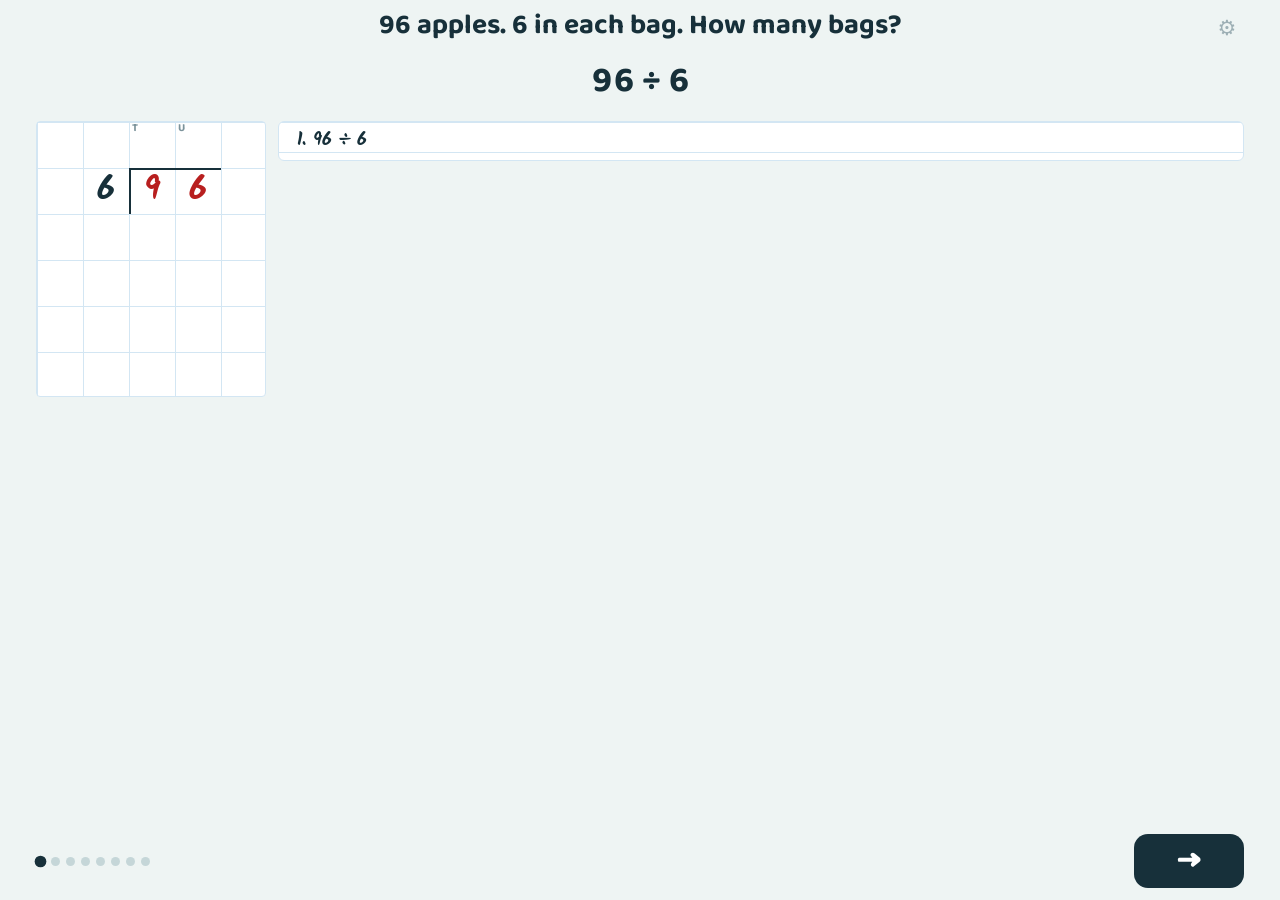
<file: public/bags.html>
<!doctype html><html><head><meta charset=utf8><meta name=viewport content="width=device-width,initial-scale=1,viewport-fit=cover"><style>:root{color-scheme:light;box-sizing:border-box;padding-top:env(safe-area-inset-top,0px);padding-bottom:env(safe-area-inset-bottom,0px)}html{scroll-padding-top:env(safe-area-inset-top,0px)}body{margin:0;padding:0;font:14px -apple-system,BlinkMacSystemFont,sans-serif;background:#fff;color:#000}img{max-width:100%}[hidden]:not([hidden=until-found i]){display:none!important}</style></head><body>
<meta charset="utf-8">
<title>Apple Bag Division</title>
<meta name="claude:viewport-fit-sides" content="cover">
<link rel="preconnect" href="https://fonts.googleapis.com">
<link rel="preconnect" href="https://fonts.gstatic.com" crossorigin>
<link rel="stylesheet" href="https://fonts.googleapis.com/css2?family=Baloo+2:wght@500;700&family=Kalam:wght@700&display=swap">
<style>
/* Layout concept: one equation line, the copybook beside the packing table, one arrow. The picture carries the meaning. */
:root {
  --bg: #eef4f3; --surface: #f9fbfb; --ink: #17303a; --muted: #7c939b; --line: #c5d6d8;
  --paper: #ffffff; --grid: #d3e6f3;
  --zone: #e3f2e8; --zone-on: #fff4bf; --zone-line: #e0b93a;
  --hu: #a3218f; --te: #09697a; --on: #ad5600; --hu-soft: #f6dcf1; --te-soft: #c9ebef; --on-soft: #fde3c4;
  --item-text: #b81f1f; --it-plums: #6d3fa8; --it-eggs: #87601f; --it-oranges: #b35a00; --leaf: #2f8a3b;
  --good: #17764a; --bad: #b8321f; --good-soft: #d8f1e3; --bad-soft: #fbe3df;
  --ring: #ffe99a; --primary: #17303a; --on-primary: #ffffff;
  --font-ui: "Baloo 2", "Trebuchet MS", system-ui, sans-serif;
  --font-hand: "Kalam", "Comic Sans MS", "Segoe Print", cursive;
}
@media (prefers-color-scheme: dark) { :root:not([data-theme="light"]) {
  --bg: #0f181b; --surface: #162227; --ink: #e8f1f2; --muted: #7f949c; --line: #2d4049;
  --paper: #18292a; --grid: #27403f;
  --zone: #17301f; --zone-on: #4a4215; --zone-line: #d9b63e;
  --hu: #f08be0; --te: #62d7e6; --on: #ffb868; --hu-soft: #4d1f47; --te-soft: #124a55; --on-soft: #55361a;
  --item-text: #ff8d82; --it-plums: #c3a2f2; --it-eggs: #e6c691; --it-oranges: #ffb868; --leaf: #58b866;
  --good: #5bd798; --bad: #ff9486; --good-soft: #143b2a; --bad-soft: #43201b;
  --ring: #4f4716; --primary: #e8f1f2; --on-primary: #0f181c;
  color-scheme: dark;
} }
:root[data-theme="dark"] {
  --bg: #0f181b; --surface: #162227; --ink: #e8f1f2; --muted: #7f949c; --line: #2d4049;
  --paper: #18292a; --grid: #27403f;
  --zone: #17301f; --zone-on: #4a4215; --zone-line: #d9b63e;
  --hu: #f08be0; --te: #62d7e6; --on: #ffb868; --hu-soft: #4d1f47; --te-soft: #124a55; --on-soft: #55361a;
  --item-text: #ff8d82; --it-plums: #c3a2f2; --it-eggs: #e6c691; --it-oranges: #ffb868; --leaf: #58b866;
  --good: #5bd798; --bad: #ff9486; --good-soft: #143b2a; --bad-soft: #43201b;
  --ring: #4f4716; --primary: #e8f1f2; --on-primary: #0f181c;
  color-scheme: dark;
}
* { box-sizing: border-box; }
[hidden] { display: none !important; }
html, body { height: 100%; }
body { margin: 0; background: var(--bg); color: var(--ink); font: 500 17px/1.3 var(--font-ui); }
button, input { font: inherit; color: inherit; }
button { cursor: pointer; }
:focus-visible { outline: 3px solid var(--zone-line); outline-offset: 2px; }
/* Try mode: copybook and working on the left; the picture on the right; the working replaces the notes. */
.page.try { --cell: min(46px, 7vw, calc((100vh - 260px) / var(--rows))); }
.page.try .stage { grid-template-columns: minmax(0, 3fr) minmax(0, 2fr); }
.page.try .sheet-wrap { display: grid; grid-template-columns: auto minmax(0, 1fr); grid-template-rows: auto 1fr; align-items: start; gap: 8px 12px; padding-right: 0; }
.page.try .sheet { grid-row: 1 / span 2; }
.page.try #notes, .page.try #links { display: none; }
.page.try #work { width: auto; grid-column: 2; }
.page {
  --rows: 6;
  --cell: min(54px, 6.5vw, calc((100vh - 226px) / var(--rows)));
  position: relative; height: 100%; max-width: 1240px; margin: 0 auto; padding-block: 8px 10px;
  padding-left: max(16px, env(safe-area-inset-left, 0px)); padding-right: max(16px, env(safe-area-inset-right, 0px));
  display: flex; flex-direction: column; gap: 8px;
}
.page[data-thing="plums"] { --item-text: var(--it-plums); }
.page[data-thing="eggs"] { --item-text: var(--it-eggs); }
.page[data-thing="oranges"] { --item-text: var(--it-oranges); }
#question { flex: none; margin: 0; padding-inline: 40px; text-align: center; font-size: clamp(20px, 2.6vw, 28px); font-weight: 700; line-height: 1.25; text-wrap: balance; }
#question b { display: inline-block; margin-left: .4em; padding: 0 .4em; border-radius: 8px; background: var(--good-soft); color: var(--good); }

#eq { flex: none; min-height: 62px; display: flex; flex-wrap: wrap; align-items: center; justify-content: center; gap: 2px 34px; padding-inline: 40px; font-size: clamp(22px, 3vw, 36px); font-weight: 700; line-height: 1.2; font-variant-numeric: tabular-nums; border-radius: 12px; }
#eq .row { display: inline-flex; align-items: center; gap: .28em; white-space: nowrap; }
#eq .dim { opacity: .55; font-size: .8em; }
#eq b.hu { color: var(--hu); } #eq b.te { color: var(--te); } #eq b.on { color: var(--on); } #eq b.it { color: var(--item-text); }
#eq i { font-style: normal; font-weight: 700; }
#eq i.yes { color: var(--good); } #eq i.no { color: var(--bad); }
#eq .ic { width: 1.1em; height: 1.1em; flex: none; }
#eq.right { animation: right .6s ease-out; }
#eq.wrong { animation: wrong .4s ease-out; }
@keyframes right { from { background: var(--good-soft); } }
@keyframes wrong { 0% { background: var(--bad-soft); transform: translateX(0); } 25% { transform: translateX(-9px); } 50% { transform: translateX(9px); } 75% { transform: translateX(-5px); } 100% { transform: translateX(0); } }

.stage { position: relative; flex: 1; min-height: 0; display: grid; grid-template-columns: auto minmax(0, 1fr); gap: 14px; align-items: stretch; }
.sheet-wrap { position: relative; display: flex; flex-direction: column; justify-content: flex-start; align-items: flex-start; gap: 10px; padding-right: 172px; min-height: 0; overflow-y: auto; }
#eq .askq { flex-basis: 100%; justify-content: center; font-size: .8em; color: var(--te); }
#work { margin: 0; padding: 4px 10px 4px 34px; width: calc(var(--cell) * 5 + 150px); max-width: 100%; border: 1px solid var(--grid); border-radius: 6px; background-color: var(--paper);
  background-image: linear-gradient(var(--grid) 1px, transparent 1px); background-size: 100% 30px; font: 700 18px/30px var(--font-hand); }
#work:empty { display: none; }
#work li.last { color: var(--te); }
.mark.ghost { background: var(--zone-on); border: 2px solid var(--zone-line); border-radius: 0;
  padding: 0; color: var(--ink); font-family: var(--font-hand); text-align: center; caret-color: var(--ink); }
.mark.ghost:focus { outline: 3px solid var(--te); outline-offset: -3px; }
.mark.ghost[aria-invalid="true"] { border-color: var(--bad); background: var(--bad-soft); }
#notes { position: absolute; left: 0; top: 0; z-index: 4; }
.note { position: absolute; height: var(--cell); display: flex; align-items: center; white-space: nowrap; font-size: clamp(15px, 1.5vw, 18px); font-weight: 700; line-height: 1; animation: noteIn .35s ease-out; }
.note span { padding: 2px 6px; border-radius: 6px; background: var(--surface); }
.note.hu { color: var(--hu); } .note.te { color: var(--te); } .note.on { color: var(--on); } .note.it { color: var(--item-text); } .note.ink { color: var(--ink); }
@keyframes noteIn { from { opacity: 0; transform: translateX(8px); } }
.colhead { position: absolute; width: var(--cell); padding: 1px 3px; font: 700 11px/1 var(--font-ui); color: var(--muted); z-index: 1; }
#links { position: absolute; inset: 0; width: 100%; height: 100%; pointer-events: none; z-index: 6; overflow: visible; }
#links path.line { fill: none; stroke-width: 2.5; stroke-dasharray: 1; stroke-dashoffset: 1; animation: drawLine .6s .15s ease-out forwards; }
@keyframes drawLine { to { stroke-dashoffset: 0; } }
.sheet { position: relative; flex: none; width: calc(var(--cell) * 5); height: calc(var(--cell) * var(--rows)); background-color: var(--paper); background-image: linear-gradient(var(--grid) 1px, transparent 1px), linear-gradient(90deg, var(--grid) 1px, transparent 1px); background-size: var(--cell) var(--cell); border: 1px solid var(--grid); border-radius: 4px; overflow: hidden; font-family: var(--font-hand); }
.mark { position: absolute; width: var(--cell); height: var(--cell); display: grid; place-items: center; font-size: calc(var(--cell) * .72); font-weight: 700; line-height: 1; transition: color .5s; z-index: 2; }
.mark.hu { color: var(--hu); } .mark.te { color: var(--te); } .mark.on { color: var(--on); } .mark.it { color: var(--item-text); } .mark.ink { color: var(--ink); }
.mark.pop { animation: write .45s ease-out; }
@keyframes write { from { opacity: 0; transform: translateY(-8px) scale(1.35); } }
.ringbox { position: absolute; background: var(--ring); border: 2px solid var(--zone-line); border-radius: 8px; z-index: 1; transition: left .35s, top .35s, width .35s; }
.rule { position: absolute; height: 0; border-top: 2.5px solid var(--ink); z-index: 2; }
.bracket { position: absolute; border-top: 2.5px solid var(--ink); border-left: 2.5px solid var(--ink); z-index: 2; }
.canvas-wrap { position: relative; min-width: 0; min-height: 0; }
#cv { position: absolute; inset: 0; width: 100%; height: 100%; display: block; }

.dock { flex: none; display: flex; flex-wrap: wrap; align-items: center; justify-content: center; gap: 8px; min-height: 58px; }
.dots { display: flex; gap: 6px; margin-right: auto; }
.dots span { width: 9px; height: 9px; border-radius: 50%; background: var(--line); }
.dots span.done { background: var(--muted); }
.dots span.now { background: var(--primary); transform: scale(1.3); }
.go { min-width: 110px; height: 54px; border: 0; border-radius: 14px; background: var(--primary); color: var(--on-primary); font-size: 34px; font-weight: 700; line-height: 1; }
.backbtn { width: 54px; height: 54px; border: 1.5px solid var(--line); border-radius: 14px; background: var(--surface); font-size: 26px; color: var(--muted); line-height: 1; }
.backbtn:disabled { visibility: hidden; }

#gear { position: absolute; top: 12px; right: max(16px, env(safe-area-inset-right, 0px)); width: 34px; height: 34px; border: 0; background: none; color: var(--muted); font-size: 21px; line-height: 1; z-index: 8; opacity: .7; }
#panel { position: absolute; top: 48px; right: max(16px, env(safe-area-inset-right, 0px)); z-index: 8; display: flex; flex-direction: column; gap: 10px; padding: 12px; background: var(--surface); border: 1.5px solid var(--line); border-radius: 12px; box-shadow: 0 8px 24px rgb(0 0 0 / .18); }
.seg { display: inline-flex; border: 1.5px solid var(--line); border-radius: 9px; overflow: hidden; }
.seg button { flex: 1; border: 0; background: none; padding: 2px 14px; font-weight: 700; }
.seg button[aria-pressed="true"] { background: var(--primary); color: var(--on-primary); }
#customForm { display: flex; align-items: center; gap: 6px; }
#customForm input { width: 64px; padding: 2px 6px; border: 1.5px solid var(--line); border-radius: 8px; background: var(--paper); font-weight: 700; text-align: center; }
#customForm input:invalid { border-color: var(--bad); }
#customForm button { border: 0; border-radius: 8px; background: var(--primary); color: var(--on-primary); padding: 2px 12px; font-weight: 700; }
@media (max-width: 659px) {
  .page.try .stage, .page.try .sheet-wrap { grid-template-columns: minmax(0, 1fr); }
  .page.try .sheet { grid-row: auto; }
  .page.try #work { grid-column: auto; }
  html, body { height: auto; }
  .page { height: auto; min-height: 100%; --cell: min(40px, calc((100vw - 190px) / 5)); }
  .stage { grid-template-columns: minmax(0, 1fr); }
  .sheet-wrap { padding-right: 0; min-height: calc(var(--cell) * var(--rows)); }
  #links { display: none; }
  .canvas-wrap { height: 330px; }
  .dock { position: sticky; bottom: 0; background: var(--bg); padding-block: 6px calc(6px + env(safe-area-inset-bottom, 0px)); }
  .dots { display: none; }
}
/* The current lesson uses the copybook only. */
.canvas-wrap, #links, #notes { display: none; }
.stage, .page.try .stage { grid-template-columns: minmax(0, 1fr); }
.sheet-wrap { padding-right: 0; }
@media (prefers-reduced-motion: reduce) { .mark.pop, #eq.right, #eq.wrong, .note { animation: none; } #links path.line { animation: none; stroke-dashoffset: 0; } .ringbox, .mark { transition: none; } }
</style>

<div class="page" id="page">
  <button type="button" id="gear" aria-label="Settings for parents" aria-expanded="false">⚙</button>
  <div id="panel" hidden>
    <div class="seg"><button type="button" id="modeShow" aria-pressed="true">Watch</button><button type="button" id="modeTry" aria-pressed="false">Try</button></div>
    <form id="customForm">
      <input id="customN" type="number" inputmode="numeric" min="10" max="999" required aria-label="Number to share, 10 to 999">
      <span>÷</span>
      <input id="customD" type="number" inputmode="numeric" min="2" max="99" required aria-label="Number in each bag, 2 to 99">
      <button type="submit">Go</button>
    </form>
  </div>

  <p id="question"></p>
  <div id="eq" aria-live="polite"></div>

  <main class="stage" id="stage">
    <svg id="links" aria-hidden="true"></svg>
    <div class="sheet-wrap"><div class="sheet" id="sheet"></div><div id="notes"></div>
      <ol id="work" aria-label="Working"></ol>
    </div>
    <div class="canvas-wrap"><canvas id="cv" role="img"></canvas></div>
  </main>

  <div class="dock">
    <div class="dots" id="dots"></div>
    <button type="button" class="backbtn" id="back" aria-label="Back">←</button>
    <button type="button" class="go" id="next" aria-label="Next">→</button>
  </div>
</div>

<script>
// Lesson logic. It builds every step as a full snapshot, so Back and Next need no undo code.
// Written format: keep the zeros in each row of working, and subtract the whole number. There is no bring-down step.
const THINGS = {
  apples: { one: 'apple', many: 'apples', bag: 'bag', bags: 'bags', fill: '#d9342b', leaf: true },
  plums: { one: 'plum', many: 'plums', bag: 'bag', bags: 'bags', fill: '#6d3fa8', leaf: true },
  eggs: { one: 'egg', many: 'eggs', bag: 'box', bags: 'boxes', fill: '#e2bd8b', leaf: false },
  oranges: { one: 'orange', many: 'oranges', bag: 'bag', bags: 'bags', fill: '#f0902a', leaf: true },
  pears: { one: 'pear', many: 'pears', bag: 'bag', bags: 'bags', fill: '#b5c43a', leaf: true },
  lemons: { one: 'lemon', many: 'lemons', bag: 'bag', bags: 'bags', fill: '#f2d22e', leaf: true },
  peaches: { one: 'peach', many: 'peaches', bag: 'bag', bags: 'bags', fill: '#f6a37a', leaf: true },
  biscuits: { one: 'biscuit', many: 'biscuits', bag: 'packet', bags: 'packets', fill: '#c98b4a', leaf: false },
  buns: { one: 'bun', many: 'buns', bag: 'tray', bags: 'trays', fill: '#d9a066', leaf: false },
  sweets: { one: 'sweet', many: 'sweets', bag: 'bag', bags: 'bags', fill: '#e0457b', leaf: false },
  crayons: { one: 'crayon', many: 'crayons', bag: 'box', bags: 'boxes', fill: '#3b82f6', leaf: false },
  stickers: { one: 'sticker', many: 'stickers', bag: 'packet', bags: 'packets', fill: '#f59e0b', leaf: false }
};
/* Embedded use from the practice app: bags.html?n=240&d=6&thing=eggs&asks=bags&bag=box&bags=boxes */
const PARAMS = new URLSearchParams(location.search);
if (PARAMS.get('thing') && THINGS[PARAMS.get('thing')] && PARAMS.get('bag')) {
  THINGS[PARAMS.get('thing')].bag = PARAMS.get('bag');
  THINGS[PARAMS.get('thing')].bags = PARAMS.get('bags') || PARAMS.get('bag') + 's';
}
function buildLesson(N, D, thing) {
  const th = THINGS[thing];
  const Q = Math.floor(N / D), R = N % D;
  const len = String(N).length;
  const TONE = { 100: 'hu', 10: 'te', 1: 'on' };
  const COLNAME = { 100: 'hundred', 10: 'ten', 1: 'one' };
  const itW = n => n + ' ' + (n === 1 ? th.one : th.many);
  const bagW = n => n + ' ' + (n === 1 ? th.bag : th.bags);
  const num = (v, t) => '<b class="' + t + '">' + v + '</b>';
  const yes = '<i class="yes">✓</i>', no = '<i class="no">✗</i>';
  const row = html => '<span class="row">' + html + '</span>';
  const packs = (a, t, mark) => row(bagW(a) + ' × ' + D + ' = ' + num(a * D, t) + (mark || ''));
  const slot = '?';
  const itemIcon = '<svg class="ic" viewBox="0 0 24 24" aria-hidden="true"><circle cx="12" cy="14" r="9" fill="' + th.fill + '"/>' + (th.leaf ? '<ellipse cx="15.5" cy="4.5" rx="4" ry="2" fill="#2f8a3b" transform="rotate(-25 15.5 4.5)"/>' : '') + '</svg>';
  const bagIcon = '<svg class="ic" viewBox="0 0 24 24" aria-hidden="true"><path d="M4 9h16l1.5 13h-19z" fill="none" stroke="currentColor" stroke-width="2.2" stroke-linejoin="round"/><path d="M8 9a4 4 0 0 1 8 0" fill="none" stroke="currentColor" stroke-width="2.2"/></svg>';
  const readEq = row(itemIcon + num(N, 'it')) + row(bagIcon + num(D, 'ink'));

  const dealMeta = {};
  const box = [];
  for (let i = 0; i < N; i++) box.push('A' + i);
  let bags = [];
  let bagNo = 0;

  // Copybook: r is the row (0 = the sum) and c is the column, with the last digit of N at c = len - 1.
  const marks = [], rules = [];
  const put = (val, r, tone) => {
    const s = String(val);
    for (let i = 0; i < s.length; i++) marks.push({ r, c: len - s.length + i, x: s[i], tone });
  };
  const steps = [];
  const snap = o => {
    steps.push({
      eq: o.eq, focus: o.focus || null, ring: o.ring || null, ask: o.ask || null, tone: o.tone || 'ink', work: o.work || '',
      notes: o.notes || [], mark: o.mark || null, group: o.group || null, link: o.link || null, fly: !!o.fly,
      boxNote: o.boxNote || '', bagNote: o.bagNote || '', outlineBox: !!o.outlineBox, example: !!o.example,
      marks: marks.map(m => ({ ...m })), rules: rules.map(x => ({ ...x })),
      table: { box: box.slice(), bags: bags.map(b => ({ ...b })) }
    });
  };
  const ringNum = (r, val) => ({ r, c0: len - String(val).length, c1: len - 1 });

  // The question is given. Entry starts with the child's working.
  put(N, 0, 'it');
  String(D).split('').forEach((x, i, a) => marks.push({ div: 1 - (a.length - 1 - i), x, tone: 'ink' }));
  snap({ eq: row(N + ' ÷ ' + D), work: N + ' ÷ ' + D });

  let remaining = N, row0 = 0, started = false;
  const parts = [];
  const places = [100, 10, 1].filter(p => p <= N);
  places.forEach(p => {
    const have = remaining, tone = TONE[p];
    const d = Math.floor(have / (p * D));
    const prod = d * p * D;
    const zeros = p === 100 ? '00' : p === 10 ? '0' : '';
    const howMany = 'How many ' + COLNAME[p] + 's of ' + th.bags + '? ' + D + ' × ?' + zeros;
    const askEq = row('?' + (p === 100 ? '00' : p === 10 ? '0' : '') + ' ' + th.bags + ' × ' + D);
    if (d === 0) {
      if (!started) {
        snap({
          eq: packs(p, tone, no), focus: 'box', tone, ring: ringNum(row0, have),
          notes: [{ q: p, text: '← ' + bagW(p) + '? too many', tone }],
          bagNote: bagW(p) + ' need ' + (p * D), boxNote: 'only ' + have,
          ask: { type: 'digit', answer: 0, eq: askEq, q: howMany, ghost: p, tone },
          work: D + ' × ' + p + ' = ' + (p * D) + ' ✗ too many → no ' + COLNAME[p] + 's'
        });
      } else {
        marks.push({ q: p, x: '0', tone });
        snap({
          eq: packs(p, tone, no), focus: 'box', tone, ring: ringNum(row0, have),
          notes: [{ q: p, text: '← 0 ' + COLNAME[p] + 's', tone }],
          boxNote: have ? 'too few for ' + bagW(p) : '', outlineBox: have > 0,
          ask: { type: 'digit', answer: 0, eq: askEq, place: p, have, tone, ghost: p, D, th, q: howMany },
          work: D + ' × 1' + zeros + ' = ' + (p * D) + ' ✗ → write 0'
        });
      }
      return;
    }

    started = true;
    const n = d * p;
    const more = bags.length > 0;
    const group = { from: bags.length, n, tone };
    parts.push(n);
    const taking = { ids: box.slice(-prod), tone };
    marks.push({ q: p, x: String(d), tone });
    const newBags = [];
    for (let i = 0; i < n; i++) newBags.push({ id: 'B' + bagNo++, tone, full: false, size: D });
    bags = bags.concat(newBags);
    const meaning = p === 1
      ? (more ? d + ' more ' + (d === 1 ? th.bag : th.bags) : bagW(d))
      : d + ' ' + COLNAME[p] + (d > 1 ? 's' : '') + ' = ' + bagW(n);
    snap({
      eq: packs(n, tone, yes) + '<span class="row dim">' + bagW((d + 1) * p) + ' × ' + D + ' = ' + ((d + 1) * p * D) + no + '</span>',
      focus: 'bags', tone, ring: ringNum(row0, have), group, mark: taking, link: 'bags',
      notes: [{ q: p, text: '← ' + meaning, tone }],
      bagNote: bagW(n) + ' need ' + prod, boxNote: 'enough ✓',
      ask: { type: 'digit', answer: d, eq: askEq, place: p, have, tone, ghost: p, D, th, q: howMany },
      work: D + ' × ' + d + zeros + ' = ' + prod + ' ✓, ' + D + ' × ' + (d + 1) + zeros + ' = ' + ((d + 1) * p * D) + ' ✗ → write ' + d
    });

    newBags.forEach((b, bi) => {
      const items = [];
      for (let j = 0; j < D; j++) {
        const id = box.pop();
        items.push(id);
        dealMeta[id] = { bag: bi, count: n, j };
      }
      const made = bags.find(x => x.id === b.id);
      made.items = items; made.full = true;
    });
    put(prod, row0 + 1, tone);
    snap({
      eq: row(bagW(n) + ' × ' + itW(D) + ' = ' + num(itW(prod), tone)), focus: 'bags', tone, ring: ringNum(row0 + 1, prod),
      group, mark: taking, link: 'bags', fly: true,
      notes: [{ r: row0 + 1, text: '← ' + itW(prod) + ' packed', tone }],
      bagNote: bagW(n) + ' × ' + D + ' = ' + prod, boxNote: prod + ' went into ' + th.bags,
      ask: { type: 'number', answer: prod, eq: row(bagW(n) + ' × ' + D + ' = ' + slot), q: 'How many ' + th.many + ' go in? ' + n + ' × ' + D + ' = ?', cells: ringNum(row0 + 1, prod) },
      work: n + ' × ' + D + ' = ' + prod
    });

    const left = have - prod;
    const lastCol = places.indexOf(p) === places.length - 1;
    rules.push({ r: row0 + 1 });
    put(left, row0 + 2, 'it');
    snap({
      eq: row(num(have, 'it') + ' − ' + num(prod, tone) + ' = ' + num(left, 'it')), focus: 'box', tone: 'it', ring: ringNum(row0 + 2, left),
      link: left ? 'box' : null, outlineBox: left > 0,
      notes: [{ r: row0 + 2, text: '← ' + (left ? itW(left) + (lastCol ? ' left over' : ' in the box') : 'no ' + th.many + ' left'), tone: 'it' }],
      boxNote: left === 0 ? '' : (left < D ? 'too few for 1 ' + th.bag : 'still in the box'),
      ask: { type: 'number', answer: left, eq: row(num(have, 'it') + ' − ' + num(prod, tone) + ' = ' + slot), q: 'How many are left? ' + have + ' − ' + prod + ' = ?', cells: ringNum(row0 + 2, left) },
      work: have + ' − ' + prod + ' = ' + left
    });
    remaining = left;
    row0 += 2;
  });

  snap({
    eq: row(N + ' ÷ ' + D + ' = <b>' + Q + '</b>' + (R ? ' r ' + num(R, 'it') : '')),
    focus: 'bags', ring: { q: true }, group: { from: 0, n: Q, tone: 'ink' }, link: 'bags', outlineBox: R > 0,
    notes: [{ q: 1, text: '← ' + (parts.length > 1 ? parts.join(' + ') + ' = ' : '') + bagW(Q), tone: 'ink' }].concat(R ? [{ r: row0, text: '← ' + itW(R) + ' left over', tone: 'it' }] : []),
    boxNote: R ? 'left over' : ''
  });

  if (PARAMS.get('nofinal') === '1') steps.pop();
  /* The last working line: the answer stays "?" (she types it in the app's answer boxes). */
  const lastWork = N + ' ÷ ' + D + ' = ?' + (R ? ' r ?' : '');
  return { N, D, Q, R, len, thing, th, steps, dealMeta, lastWork, rows: Math.max(6, row0 + 2) };
}
</script>

<script>
(function () {
  'use strict';
  const $ = id => document.getElementById(id);
  // Sums from her book, easiest first, then the 3-digit by 2-digit example.
  const ASKED = Number(PARAMS.get('n')) > 0 && Number(PARAMS.get('d')) > 0;
  const SUMS = ASKED ? [{
    N: Number(PARAMS.get('n')), D: Number(PARAMS.get('d')),
    thing: THINGS[PARAMS.get('thing')] ? PARAMS.get('thing') : 'apples',
    asks: PARAMS.get('asks') === 'left' ? 'left' : 'bags'
  }] : [
    { N: 96, D: 6, thing: 'apples', asks: 'bags' },
    { N: 180, D: 20, thing: 'apples', asks: 'bags' },
    { N: 150, D: 9, thing: 'oranges', asks: 'left' },
    { N: 196, D: 10, thing: 'plums', asks: 'left' },
    { N: 240, D: 6, thing: 'eggs', asks: 'bags' },
    { N: 432, D: 15, thing: 'apples', asks: 'bags' }
  ];
  if (ASKED) document.getElementById('gear').hidden = true;
  const reduced = matchMedia('(prefers-reduced-motion: reduce)').matches;
  const pageEl = $('page');

  let sumNo = 0, N = 96, D = 6, thing = 'apples', asks = 'bags', mode = PARAMS.get('mode') === 'show' ? 'show' : 'try';
  let lesson = null, idx = 0, answered = new Set();

  // ---------- Table drawing ----------
  const cv = $('cv'), ctx = cv.getContext('2d');
  let W = 0, H = 0, dpr = 1, pal = {}, geo = null;
  let sprites = new Map(), running = false, curTable = null, curFocus = null, lastScene = null, curStep = null;

  const PAL_NAMES = ['ink', 'zone', 'zone-on', 'zone-line', 'hu', 'te', 'on', 'hu-soft', 'te-soft', 'on-soft', 'item-text', 'leaf'];
  function readPalette() {
    const s = getComputedStyle(pageEl);
    PAL_NAMES.forEach(n => { pal[n] = s.getPropertyValue('--' + n).trim(); });
  }
  function rr(x, y, w, h, r) {
    r = Math.min(r, w / 2, h / 2);
    ctx.beginPath();
    ctx.moveTo(x + r, y);
    ctx.arcTo(x + w, y, x + w, y + h, r);
    ctx.arcTo(x + w, y + h, x, y + h, r);
    ctx.arcTo(x, y + h, x, y, r);
    ctx.arcTo(x, y, x + w, y, r);
    ctx.closePath();
  }
  function blockFit(count, w, h, cap) {
    // Items sit in blocks of 100: 10 in a row, 10 rows in a block, with a small gap between blocks.
    const blocks = Math.max(1, Math.ceil(count / 100));
    const singleRows = Math.max(1, Math.ceil(Math.min(count, 100) / 10));
    const gapU = 0.8;
    let best = { s: 0, cols: 1 };
    for (let cols = 1; cols <= blocks; cols++) {
      const rowsOfBlocks = Math.ceil(blocks / cols);
      const uW = cols * 10 + (cols - 1) * gapU;
      const uH = blocks === 1 ? singleRows : rowsOfBlocks * 10 + (rowsOfBlocks - 1) * gapU;
      const s = Math.min(w / uW, h / uH);
      if (s > best.s) best = { s, cols };
    }
    const s = Math.min(best.s, cap);
    const uW = best.cols * 10 + (best.cols - 1) * gapU;
    return { s, cols: best.cols, gap: gapU * s, totalW: uW * s };
  }
  function blockPos(i, f, x0, y0) {
    const b = Math.floor(i / 100), r = Math.floor((i % 100) / 10), c = i % 10;
    const bc = b % f.cols, br = Math.floor(b / f.cols);
    return { x: x0 + bc * (10 * f.s + f.gap) + (c + 0.5) * f.s, y: y0 + br * (10 * f.s + f.gap) + (r + 0.5) * f.s };
  }
  function buildGeo() {
    const head = 50, gap = 8;
    const topH = Math.round((H - gap) / 2);
    const box = { x: 0, y: 0, w: W, h: topH };
    const boxArea = { x: 10, y: head, w: W - 20, h: topH - head - 8 };
    const fA = blockFit(N, boxArea.w, boxArea.h, 26);
    const bagsZone = { x: 0, y: topH + gap, w: W, h: H - topH - gap };
    const bagArea = { x: 10, y: bagsZone.y + head, w: W - 20, h: bagsZone.h - head - 8 };
    const fB = blockFit(lesson.Q, bagArea.w, bagArea.h, 54);
    geo = {
      box, bagsZone, fA, fB,
      ax: boxArea.x + (boxArea.w - fA.totalW) / 2, ay: boxArea.y,
      bx: bagArea.x + (bagArea.w - fB.totalW) / 2, by: bagArea.y
    };
  }
  function placeAll(tb) {
    const out = new Map();
    tb.box.forEach(id => {
      const p = blockPos(Number(id.slice(1)), geo.fA, geo.ax, geo.ay);
      out.set(id, { type: 'item', x: p.x, y: p.y, w: geo.fA.s * 0.86, a: 1, zone: 'box' });
    });
    tb.bags.forEach((b, i) => {
      const p = blockPos(i, geo.fB, geo.bx, geo.by);
      out.set(b.id, { type: 'bag', tone: b.tone, x: p.x, y: p.y, w: geo.fB.s * 0.88, a: 1, fill: b.full ? 1 : 0, zone: 'bag' });
      if (b.full) b.items.forEach(id => {
        out.set(id, { type: 'item', x: p.x, y: p.y, w: geo.fB.s * 0.3, a: 0, zone: 'bag' });
      });
    });
    return out;
  }
  function setTween(sp, to, dur, delay, lift, now) {
    sp.fx = sp.x; sp.fy = sp.y; sp.fw = sp.w; sp.fa = sp.a; sp.ff = sp.fill || 0;
    sp.tx = to.x; sp.ty = to.y; sp.tw = to.w; sp.ta = to.a; sp.tf = to.fill === undefined ? sp.ff : to.fill;
    sp.t0 = now + delay; sp.dur = dur; sp.lift = lift; sp.anim = true;
  }
  const bagDelay = m => m.bag * Math.min(70, 1300 / m.count);
  function setScene(tb, instant) {
    curTable = tb;
    if (!geo) return;
    const targets = placeAll(tb), now = performance.now();
    const noAnim = instant || reduced;
    const meta = lesson.dealMeta;
    const fillDelay = new Map();
    let round = 0;
    tb.bags.forEach(b => {
      const sp = sprites.get(b.id);
      if (b.full && sp && (sp.fill || 0) < 0.5) fillDelay.set(b.id, round++);
    });
    targets.forEach((t, id) => {
      let sp = sprites.get(id);
      const to = { x: t.x, y: t.y, w: t.w, a: t.a, fill: t.fill };
      if (!sp) {
        sp = { id, type: t.type, tone: t.tone, x: t.x, y: t.y, w: t.w * 0.7, a: 0, fill: 0, zone: t.zone, anim: false };
        sprites.set(id, sp);
        if (noAnim) { Object.assign(sp, { w: t.w, a: t.a, fill: t.fill || 0 }); return; }
        setTween(sp, to, 380, 0, 0, now);
        return;
      }
      sp.dead = false;
      const moved = sp.zone !== t.zone;
      sp.zone = t.zone;
      if (noAnim) { Object.assign(sp, { x: t.x, y: t.y, w: t.w, a: t.a, fill: t.fill || 0, anim: false }); return; }
      if (t.type === 'bag') {
        const delay = fillDelay.has(id) ? fillDelay.get(id) * Math.min(70, 1300 / fillDelay.size) + 320 : 0;
        if (sp.x === t.x && sp.y === t.y && sp.w === t.w && sp.a === 1 && (sp.fill || 0) === (t.fill || 0)) return;
        setTween(sp, to, 300, delay, 0, now);
        return;
      }
      if (sp.x === t.x && sp.y === t.y && sp.w === t.w && sp.a === t.a) return;
      let delay = 0, lift = 0;
      if (moved && meta[id]) {
        delay = bagDelay(meta[id]) + meta[id].j * Math.min(8, 120 / D);
        lift = 22;
      }
      setTween(sp, to, 480, delay, lift, now);
    });
    sprites.forEach((sp, id) => {
      if (targets.has(id) || sp.dead) return;
      if (noAnim) { sprites.delete(id); return; }
      sp.dead = true;
      setTween(sp, { x: sp.x, y: sp.y, w: sp.w * 0.7, a: 0 }, 280, 0, 0, now);
    });
    curTable = tb;
    kick();
  }
  function kick() { if (!running) { running = true; requestAnimationFrame(tick); } }
  const ease = p => p < 0.5 ? 4 * p * p * p : 1 - Math.pow(-2 * p + 2, 3) / 2;
  function tick(now) {
    let busy = false;
    sprites.forEach((sp, id) => {
      if (!sp.anim) return;
      const raw = (now - sp.t0) / sp.dur;
      if (raw <= 0) { busy = true; return; }
      const p = Math.min(raw, 1), e = ease(p);
      sp.x = sp.fx + (sp.tx - sp.fx) * e;
      sp.y = sp.fy + (sp.ty - sp.fy) * e;
      sp.w = sp.fw + (sp.tw - sp.fw) * e;
      // An item stays visible while it flies, and it fades only as it drops into the bag.
      sp.a = sp.ta < sp.fa && sp.type === 'item' ? sp.fa + (sp.ta - sp.fa) * Math.max(0, (e - 0.75) / 0.25) : sp.fa + (sp.ta - sp.fa) * e;
      sp.fill = sp.ff + (sp.tf - sp.ff) * e;
      sp.off = sp.lift ? -Math.sin(Math.PI * p) * sp.lift : 0;
      if (p >= 1) { sp.anim = false; sp.off = 0; if (sp.dead) sprites.delete(id); } else busy = true;
    });
    draw();
    if (busy) requestAnimationFrame(tick); else running = false;
  }
  function drawItem(x, y, d) {
    const th = lesson.th, r = d / 2;
    ctx.fillStyle = th.fill;
    ctx.beginPath(); ctx.arc(x, y, r, 0, 7); ctx.fill();
    if (d >= 9) {
      ctx.fillStyle = 'rgba(255,255,255,.5)';
      ctx.beginPath(); ctx.arc(x - r * .35, y - r * .35, r * .22, 0, 7); ctx.fill();
      if (th.leaf) {
        ctx.fillStyle = pal.leaf;
        ctx.beginPath(); ctx.ellipse(x + r * .28, y - r * .92, r * .34, r * .16, -.5, 0, 7); ctx.fill();
      }
    }
  }
  const toneColor = t => t === 'it' ? pal['item-text'] : pal[t];
  function bounds(points, s) {
    const xs = points.map(q => q.x), ys = points.map(q => q.y), pad = s / 2 + 2;
    const x = Math.min(...xs) - pad, y = Math.min(...ys) - pad;
    return { x, y, w: Math.max(...xs) + pad - x, h: Math.max(...ys) + pad - y };
  }
  const applePos = id => blockPos(Number(id.slice(1)), geo.fA, geo.ax, geo.ay);
  const boxRect = ids => ids.length ? bounds(ids.map(applePos), geo.fA.s) : null;
  function groupRect(g) {
    const pts = [];
    for (let i = g.from; i < g.from + g.n; i++) pts.push(blockPos(i, geo.fB, geo.bx, geo.by));
    return bounds(pts, geo.fB.s);
  }
  function drawNotesOnTable(st) {
    // Marks drawn over the objects: rings on the apples in use, an outline on the group, and a short note beside each count.
    ctx.textBaseline = 'alphabetic'; ctx.textAlign = 'left';
    ctx.font = '700 ' + (W < 420 ? 14 : 17) + 'px "Baloo 2", system-ui, sans-serif';
    if (st.boxNote) { ctx.fillStyle = toneColor(st.tone); ctx.fillText(st.boxNote, geo.box.x + 12, geo.box.y + 45); }
    if (st.bagNote) { ctx.fillStyle = toneColor(st.tone); ctx.fillText(st.bagNote, geo.bagsZone.x + 12, geo.bagsZone.y + 45); }
    if (st.mark) {
      ctx.strokeStyle = toneColor(st.mark.tone); ctx.lineWidth = Math.max(1.2, geo.fA.s * .1);
      st.mark.ids.forEach(id => { const q = applePos(id); ctx.beginPath(); ctx.arc(q.x, q.y, geo.fA.s * .47, 0, 7); ctx.stroke(); });
    }
    const outline = (r, tone) => { ctx.strokeStyle = toneColor(tone); ctx.lineWidth = 2.5; rr(r.x, r.y, r.w, r.h, 7); ctx.stroke(); };
    if (st.group) outline(groupRect(st.group), st.group.tone);
    if (st.outlineBox && curTable.box.length) outline(boxRect(curTable.box), 'it');
    if (st.fly && st.mark && st.group) {
      const from = boxRect(st.mark.ids), to = groupRect(st.group);
      const x0 = from.x + from.w / 2, y0 = from.y + from.h, x1 = to.x + to.w / 2, y1 = to.y - 3;
      ctx.strokeStyle = ctx.fillStyle = toneColor(st.tone); ctx.lineWidth = 3;
      ctx.beginPath(); ctx.moveTo(x0, y0); ctx.lineTo(x1, y1 - 7); ctx.stroke();
      const ang = Math.atan2(y1 - y0, x1 - x0);
      ctx.beginPath(); ctx.moveTo(x1, y1);
      ctx.lineTo(x1 - 11 * Math.cos(ang - .45), y1 - 11 * Math.sin(ang - .45));
      ctx.lineTo(x1 - 11 * Math.cos(ang + .45), y1 - 11 * Math.sin(ang + .45));
      ctx.closePath(); ctx.fill();
    }
  }
  function drawExampleBag() {
    // On the first steps, one sample bag shows what "6 in each bag" means.
    const z = geo.bagsZone, w = Math.min(92, z.h - 60), cx = z.x + z.w / 2, cy = z.y + 50 + (z.h - 50) / 2;
    drawBag({ x: cx, w, fill: 1, tone: 'te' }, cy);
  }
  function drawLinks() {
    // One arrow joins the current note in the copybook to the objects it counts.
    const svg = $('links');
    svg.innerHTML = '';
    const st = curStep, src = $('notes').firstElementChild;
    if (!st || !st.link || !geo || !src) return;
    const r = st.link === 'bags' ? groupRect(st.group) : boxRect(st.table.box);
    if (!r) return;
    const sr = $('stage').getBoundingClientRect(), cr = cv.getBoundingClientRect(), nr = src.getBoundingClientRect();
    const x0 = nr.right - sr.left + 3, y0 = nr.top + nr.height / 2 - sr.top;
    const x1 = cr.left - sr.left + r.x - 7, y1 = cr.top - sr.top + r.y + r.h / 2;
    const dx = Math.max(30, (x1 - x0) / 2);
    const color = st.tone === 'it' ? 'var(--item-text)' : 'var(--' + (st.group && st.link === 'bags' ? st.group.tone : st.tone) + ')';
    svg.innerHTML = '<path class="line" pathLength="1" stroke="' + color + '" d="M' + x0 + ' ' + y0 + ' C' + (x0 + dx) + ' ' + y0 + ' ' + (x1 - dx) + ' ' + y1 + ' ' + x1 + ' ' + y1 + '"/>' +
      '<path fill="' + color + '" d="M' + (x1 + 7) + ' ' + y1 + ' L' + (x1 - 5) + ' ' + (y1 - 6) + ' L' + (x1 - 5) + ' ' + (y1 + 6) + ' Z"/>';
  }
  function drawEmptyBox() {
    // An open box with nothing in it, so 0 looks like 0.
    const z = geo.box, w = Math.min(120, z.w * .4), h = w * .55, cx = z.x + z.w / 2, top = z.y + 50 + (z.h - 50 - h - 26) / 2;
    ctx.save();
    ctx.globalAlpha = .6;
    ctx.strokeStyle = pal.ink; ctx.lineWidth = 2.5;
    ctx.beginPath();
    ctx.moveTo(cx - w / 2 - w * .16, top - h * .22); ctx.lineTo(cx - w / 2, top); ctx.lineTo(cx - w / 2, top + h);
    ctx.lineTo(cx + w / 2, top + h); ctx.lineTo(cx + w / 2, top); ctx.lineTo(cx + w / 2 + w * .16, top - h * .22);
    ctx.moveTo(cx - w / 2, top); ctx.lineTo(cx + w / 2, top);
    ctx.stroke();
    ctx.restore();
    ctx.fillStyle = pal['item-text']; ctx.textAlign = 'center'; ctx.textBaseline = 'alphabetic';
    ctx.font = '700 18px "Baloo 2", system-ui, sans-serif';
    ctx.fillText('No ' + lesson.th.many + ' left', cx, top + h + 24);
  }
  function drawBag(sp, y) {
    // A carrier bag with a handle, or a box for eggs. A full one shows its contents at the top.
    const th = lesson.th, isBox = th.bag === 'box';
    const x = sp.x, w = sp.w, tone = pal[sp.tone], soft = pal[sp.tone + '-soft'], fill = sp.fill || 0;
    const top = y - w / 2 + w * (isBox ? .16 : .3), bottom = y + w / 2;
    const tw = w * .78, bw = w * (isBox ? .78 : .92);
    const body = () => {
      ctx.beginPath();
      ctx.moveTo(x - tw / 2, top); ctx.lineTo(x + tw / 2, top);
      ctx.lineTo(x + bw / 2, bottom); ctx.lineTo(x - bw / 2, bottom);
      ctx.closePath();
    };
    const handle = () => {
      if (isBox) return;
      ctx.beginPath(); ctx.arc(x, top, w * .19, Math.PI, 0); ctx.stroke();
    };
    ctx.lineWidth = Math.max(1, w / 22);
    ctx.lineJoin = 'round';
    ctx.strokeStyle = tone;
    if (fill < 1) {
      ctx.setLineDash([Math.max(2, w / 9), Math.max(2, w / 10)]);
      body(); ctx.stroke(); handle();
      ctx.setLineDash([]);
    }
    if (fill > 0) {
      ctx.save(); ctx.globalAlpha *= fill;
      handle();
      if (w >= 14) {
        ctx.fillStyle = th.fill;
        [-.21, 0, .21].forEach(o => { ctx.beginPath(); ctx.arc(x + o * w, top - w * .02, w * .095, 0, 7); ctx.fill(); });
      }
      ctx.fillStyle = soft;
      body(); ctx.fill(); ctx.stroke();
      if (w >= 18) {
        ctx.fillStyle = pal.ink; ctx.textAlign = 'center'; ctx.textBaseline = 'middle';
        ctx.font = '700 ' + Math.min(w * .4, 26) + 'px "Baloo 2", system-ui, sans-serif';
        ctx.fillText(String(D), x, (top + bottom) / 2 + 1);
      }
      ctx.restore();
    }
  }
  function draw() {
    if (!geo || !curTable) return;
    ctx.setTransform(dpr, 0, 0, dpr, 0, 0);
    ctx.clearRect(0, 0, W, H);
    const tb = curTable;
    const zone = (g, on) => {
      ctx.fillStyle = on ? pal['zone-on'] : pal.zone;
      rr(g.x, g.y, g.w, g.h, 10); ctx.fill();
      if (on) { ctx.strokeStyle = pal['zone-line']; ctx.lineWidth = 2; ctx.stroke(); }
    };
    zone(geo.box, curFocus === 'box');
    zone(geo.bagsZone, curFocus === 'bags');
    ctx.textAlign = 'left'; ctx.textBaseline = 'alphabetic';
    ctx.font = '700 ' + (W < 420 ? 17 : 20) + 'px "Baloo 2", system-ui, sans-serif';
    // Each zone opens with its count in words. An icon beside 0 would read as 1 item.
    const th = lesson.th, by = geo.bagsZone.y;
    ctx.fillStyle = pal['item-text'];
    ctx.fillText(th.many[0].toUpperCase() + th.many.slice(1) + ' in box: ' + tb.box.length, geo.box.x + 12, geo.box.y + 24);
    const groups = [];
    ['hu', 'te', 'on'].forEach(t => {
      const c = tb.bags.filter(b => b.tone === t && b.full).length;
      if (c) groups.push({ t, c });
    });
    let x = geo.bagsZone.x + 12;
    const y = by + 24, total = groups.reduce((s, g) => s + g.c, 0);
    ctx.fillStyle = pal.ink;
    const lead = 'Total ' + th.bags + ': ';
    ctx.fillText(lead, x, y); x += ctx.measureText(lead).width;
    if (!groups.length) { ctx.fillStyle = pal.ink; ctx.fillText('0', x, y); x += ctx.measureText('0').width; }
    groups.forEach((g, i) => {
      ctx.fillStyle = pal[g.t];
      const s = String(g.c);
      ctx.fillText(s, x, y); x += ctx.measureText(s).width;
      if (i < groups.length - 1) { ctx.fillStyle = pal.ink; ctx.fillText(' + ', x, y); x += ctx.measureText(' + ').width; }
    });
    if (groups.length > 1) { ctx.fillStyle = pal.ink; ctx.fillText(' = ' + total, x, y); x += ctx.measureText(' = ' + total).width; }
    if (curStep && curStep.example) drawExampleBag();
    const paint = sp => {
      ctx.globalAlpha = Math.max(0, Math.min(1, sp.a));
      if (ctx.globalAlpha <= 0) return;
      const yy = sp.y + (sp.off || 0);
      if (sp.type === 'bag') drawBag(sp, yy);
      else drawItem(sp.x, yy, sp.w);
    };
    sprites.forEach(sp => { if (sp.type === 'bag') paint(sp); });
    sprites.forEach(sp => { if (sp.type !== 'bag' && !sp.anim) paint(sp); });
    ctx.globalAlpha = 1;
    if (!tb.box.length && !(curStep && curStep.mark)) drawEmptyBox();
    if (curStep) drawNotesOnTable(curStep);
    sprites.forEach(sp => { if (sp.type !== 'bag' && sp.anim) paint(sp); });
    ctx.globalAlpha = 1;
  }
  function resize() {
    const r = cv.getBoundingClientRect();
    if (r.width < 10) return;
    dpr = window.devicePixelRatio || 1;
    W = r.width; H = r.height;
    cv.width = Math.round(W * dpr); cv.height = Math.round(H * dpr);
    if (!lesson) return;
    buildGeo();
    if (curTable) setScene(curTable, true);
    draw();
    drawLinks();
  }

  // ---------- Copybook drawing ----------
  const sheet = $('sheet');
  const markEls = new Map();
  let ringEl = null, frameEls = [];
  const FIRST = 2;
  const at = (el, row, col) => { el.style.top = 'calc(var(--cell) * ' + row + ')'; el.style.left = 'calc(var(--cell) * ' + col + ')'; };
  function cellOf(m) {
    if (m.div !== undefined) return { row: 1, col: m.div };
    if (m.q) return { row: 0, col: FIRST + lesson.len - 1 - Math.round(Math.log10(m.q)) };
    return { row: m.r + 1, col: m.c + FIRST };
  }
  function drawSheetFrame() {
    frameEls.forEach(e => e.remove()); frameEls = [];
    markEls.forEach(e => e.remove()); markEls.clear();
    pageEl.style.setProperty('--rows', lesson.rows);
    const b = document.createElement('div');
    b.className = 'bracket'; at(b, 1, FIRST);
    b.style.width = 'calc(var(--cell) * ' + lesson.len + ')'; b.style.height = 'var(--cell)';
    sheet.appendChild(b); frameEls.push(b);
    // Column letters show that a top digit counts hundreds, tens or units of bags.
    ['H', 'T', 'U'].slice(3 - lesson.len).forEach((letter, i) => {
      const h = document.createElement('div');
      h.className = 'colhead'; h.textContent = letter; at(h, 0, FIRST + i);
      sheet.appendChild(h); frameEls.push(h);
    });
  }
  /* Each pending copybook square is a real number-entry field. */
  function drawPaper(scene, ring, ghosts) {
    const list = scene.marks.concat(ghosts || []);
    const seen = new Set();
    list.forEach(m => {
      const c = cellOf(m), key = c.row + '-' + c.col + '-' + m.x;
      seen.add(key);
      let el = markEls.get(key);
      if (!el) {
        el = document.createElement(m.x === '?' ? 'input' : 'div');
        if (m.x === '?') {
          el.type = 'text';
          el.inputMode = 'numeric';
          el.autocomplete = 'off';
          el.spellcheck = false;
          el.maxLength = 1;
          el.enterKeyHint = 'next';
          el.setAttribute('aria-describedby', 'eq');
          el.setAttribute('aria-label', 'Digit ' + ((ghosts || []).indexOf(m) + 1) + ' of ' + ghosts.length);
          el.addEventListener('input', () => {
            el.value = el.value.replace(/[^0-9]/g, '').slice(0, 1);
            answerInputs().forEach(e => e.removeAttribute('aria-invalid'));
            const fields = answerInputs(), k = fields.indexOf(el);
            if (el.value && fields[k + 1]) { fields[k + 1].focus(); fields[k + 1].select(); }
          });
          el.addEventListener('paste', e => {
            e.preventDefault();
            const digits = e.clipboardData.getData('text').replace(/[^0-9]/g, '');
            if (!digits) return;
            const fields = answerInputs(), k = fields.indexOf(el);
            [...digits].slice(0, fields.length - k).forEach((digit, j) => { fields[k + j].value = digit; });
            fields.forEach(f => f.removeAttribute('aria-invalid'));
            const last = fields[Math.min(k + digits.length, fields.length - 1)];
            last.focus(); last.select();
          });
          el.addEventListener('keydown', e => {
            if (e.key === 'Enter' && !e.isComposing) { e.preventDefault(); e.stopPropagation(); advance(); }
            else if (e.key === 'Backspace' && !el.value) {
              const fields = answerInputs(), prev = fields[fields.indexOf(el) - 1];
              if (prev) { e.preventDefault(); prev.focus(); prev.select(); }
            }
          });
        } else el.textContent = m.x;
        at(el, c.row, c.col);
        el.className = 'mark ' + m.tone + ' pop' + (m.x === '?' ? ' ghost' : '');
        sheet.appendChild(el); markEls.set(key, el);
      }
    });
    markEls.forEach((el, key) => { if (!seen.has(key)) { el.remove(); markEls.delete(key); } });
    sheet.querySelectorAll('.rule').forEach(e => e.remove());
    scene.rules.forEach(u => {
      const e = document.createElement('div');
      e.className = 'rule';
      e.style.top = 'calc(var(--cell) * ' + (u.r + 2) + ')';
      e.style.left = 'calc(var(--cell) * ' + FIRST + ')';
      e.style.width = 'calc(var(--cell) * ' + lesson.len + ')';
      sheet.appendChild(e);
    });
    if (ring) {
      if (!ringEl) { ringEl = document.createElement('div'); ringEl.className = 'ringbox'; sheet.appendChild(ringEl); }
      let row, c0, n;
      if (ring.q) {
        const cells = scene.marks.filter(m => m.q).map(cellOf);
        row = 0; c0 = Math.min(...cells.map(x => x.col)); n = cells.length;
      } else {
        const a = cellOf({ r: ring.r, c: ring.c0 });
        row = a.row; c0 = a.col; n = ring.c1 - ring.c0 + 1;
      }
      ringEl.style.top = 'calc(var(--cell) * ' + row + ' + 1px)';
      ringEl.style.left = 'calc(var(--cell) * ' + c0 + ' + 1px)';
      ringEl.style.width = 'calc(var(--cell) * ' + n + ' - 2px)';
      ringEl.style.height = 'calc(var(--cell) - 2px)';
    } else if (ringEl) { ringEl.remove(); ringEl = null; }
  }

  function drawNotes(list) {
    const box = $('notes');
    box.innerHTML = '';
    list.forEach(n => {
      const e = document.createElement('div');
      e.className = 'note ' + n.tone;
      const span = document.createElement('span');
      span.textContent = n.text;
      e.appendChild(span);
      if (n.under) at(e, 2, 0);
      else if (n.q) at(e, 0, cellOf({ q: n.q }).col + 1);
      else at(e, n.r + 1, FIRST + lesson.len);
      box.appendChild(e);
    });
  }

  // ---------- Step rendering ----------
  const pending = () => mode === 'try' && lesson.steps[idx].ask && !answered.has(idx);
  function flash(cls) {
    const e = $('eq');
    e.classList.remove('right', 'wrong');
    void e.offsetWidth;
    e.classList.add(cls);
  }
  function drawEq(a) {
    $('eq').innerHTML = a ? (a.q ? '<span class="row askq">' + a.q + '</span>' : '') + a.eq : lesson.steps[idx].eq;
  }
  /* The "?" cells for an ask: the answer digit in the quotient row, or the cells of the number she writes. */
  function ghostsFor(a) {
    if (!a) return [];
    if (a.ghost || a.place) return [{ q: a.ghost || a.place, x: '?', tone: a.tone || 'ink' }];
    if (a.cells) {
      const out = [];
      for (let c = a.cells.c0; c <= a.cells.c1; c++) out.push({ r: a.cells.r, c, x: '?', tone: 'ink' });
      return out;
    }
    return [];
  }
  /* The working lines of the steps done so far; on the last step, the answer line with "?". */
  function drawWork(doneTo) {
    const lines = lesson.steps.slice(0, doneTo + 1).map(s => s.work).filter(Boolean);
    if (PARAMS.get('nofinal') === '1' && doneTo >= lesson.steps.length - 1) lines.push(lesson.lastWork);
    $('work').innerHTML = lines.map((t, i) => '<li' + (i === lines.length - 1 && t === lesson.lastWork ? ' class="last"' : '') + '>' + t + '</li>').join('');
    $('work').scrollTop = $('work').scrollHeight;
  }
  function drawQuestion() {
    // The question stays on screen for the whole sum. The last step adds the answer beside it.
    const th = lesson.th, { Q, R } = lesson;
    const text = N + ' ' + th.many + '. ' + D + ' in each ' + th.bag + '. ' + (asks === 'left' ? 'How many left over?' : 'How many ' + th.bags + '?');
    const answer = asks === 'left' ? R + ' ' + (R === 1 ? th.one : th.many) : Q + ' ' + (Q === 1 ? th.bag : th.bags);
    $('question').innerHTML = text + (idx === lesson.steps.length - 1 && PARAMS.get('nofinal') !== '1' ? '<b>' + answer + '</b>' : '');
  }
  function show() {
    const st = lesson.steps[idx], wait = pending();
    drawQuestion();
    const scene = wait ? lesson.steps[idx - 1] : st;
    const a = st.ask;
    drawPaper(scene, st.ring, wait ? ghostsFor(a) : []);
    drawEq(wait ? a : null);
    drawWork(wait ? idx - 1 : idx);
    pageEl.classList.toggle('try', mode === 'try');
    drawNotes(wait ? [] : st.notes);
    curFocus = st.focus;
    curStep = wait ? null : st;
    if (lastScene !== scene.table) { setScene(scene.table, false); lastScene = scene.table; }
    else { draw(); }
    drawLinks();
    const full = scene.table.bags.filter(b => b.full).length;
    cv.setAttribute('aria-label', scene.table.box.length + ' ' + lesson.th.many + ' in the box, ' + full + ' ' + lesson.th.bags + ' filled.');
    const dots = $('dots');
    dots.innerHTML = '';
    lesson.steps.forEach((_, i) => {
      const d = document.createElement('span');
      if (i === idx) d.className = 'now'; else if (i < idx) d.className = 'done';
      dots.appendChild(d);
    });
    $('back').disabled = idx === 0 && sumNo === 0;
    $('next').hidden = false;
    if (wait) answerInputs()[0]?.focus({ preventScroll: true });
  }
  function answerInputs() { return Array.from(sheet.querySelectorAll('input.ghost')); }
  function advance() {
    if (!pending()) { step(1); return; }
    const fields = answerInputs();
    const empty = fields.find(el => !el.value);
    if (empty) { empty.focus(); return; }
    const v = Number(fields.map(el => el.value).join(''));
    if (v !== lesson.steps[idx].ask.answer) {
      fields.forEach(el => el.setAttribute('aria-invalid', 'true'));
      flash('wrong');
      fields[0].focus(); fields[0].select();
      return;
    }
    answered.add(idx);
    show();
    step(1);
    flash('right');
    if (!pending()) $('next').focus({ preventScroll: true });
  }
  function goto(n) {
    idx = n;
    show();
  }
  function step(dir) {
    const n = idx + dir;
    if (n >= lesson.steps.length) { if (ASKED) return; sumNo = (sumNo + 1) % SUMS.length; loadSum(); return; }
    if (n < 0) {
      if (sumNo === 0) return;
      sumNo--; loadSum(); return;
    }
    goto(n);
  }

  // ---------- Controls ----------
  function loadSum() { const s = SUMS[sumNo]; asks = s.asks; load(s.N, s.D, s.thing); }
  function load(n, d, t) {
    N = n; D = d; thing = t;
    lesson = buildLesson(N, D, thing);
    idx = 0; answered = new Set();
    sprites = new Map(); lastScene = null; curTable = null;
    if (ringEl) { ringEl.remove(); ringEl = null; }
    pageEl.dataset.thing = thing;
    readPalette();
    drawSheetFrame();
    if (W) buildGeo();
    $('customN').value = N; $('customD').value = D;
    show();
  }
  function setMode(m) {
    mode = m;
    $('modeShow').setAttribute('aria-pressed', String(m === 'show'));
    $('modeTry').setAttribute('aria-pressed', String(m === 'try'));
    load(N, D, thing);
  }
  $('modeShow').addEventListener('click', () => setMode('show'));
  $('modeTry').addEventListener('click', () => setMode('try'));
  $('gear').addEventListener('click', () => {
    const p = $('panel');
    p.hidden = !p.hidden;
    $('gear').setAttribute('aria-expanded', String(!p.hidden));
  });
  $('customForm').addEventListener('submit', e => {
    e.preventDefault();
    const n = Number($('customN').value), d = Number($('customD').value);
    if (n < d) { $('customN').setCustomValidity('x'); $('customN').reportValidity(); $('customN').setCustomValidity(''); return; }
    $('panel').hidden = true;
    $('gear').setAttribute('aria-expanded', 'false');
    asks = 'bags';
    load(n, d, 'apples');
  });
  $('next').addEventListener('click', advance);
  $('back').addEventListener('click', () => step(-1));
  document.addEventListener('keydown', e => {
    if (e.defaultPrevented || e.isComposing || e.target.tagName === 'INPUT' || e.ctrlKey || e.metaKey || e.altKey) return;
    if (e.key === 'Enter' && !e.target.closest('button')) { e.preventDefault(); advance(); }
    else if (e.key === 'ArrowRight' && !pending()) step(1);
    else if (e.key === 'ArrowLeft') step(-1);
  });

  // ---------- Theme, size and start ----------
  matchMedia('(prefers-color-scheme: dark)').addEventListener('change', () => { readPalette(); draw(); });
  new MutationObserver(() => { readPalette(); draw(); }).observe(document.documentElement, { attributes: true, attributeFilter: ['data-theme'] });
  readPalette();
  resize();
  loadSum();
  new ResizeObserver(resize).observe(cv);
  if (document.fonts && document.fonts.ready) document.fonts.ready.then(draw);
})();
</script>

</body></html>
</file>
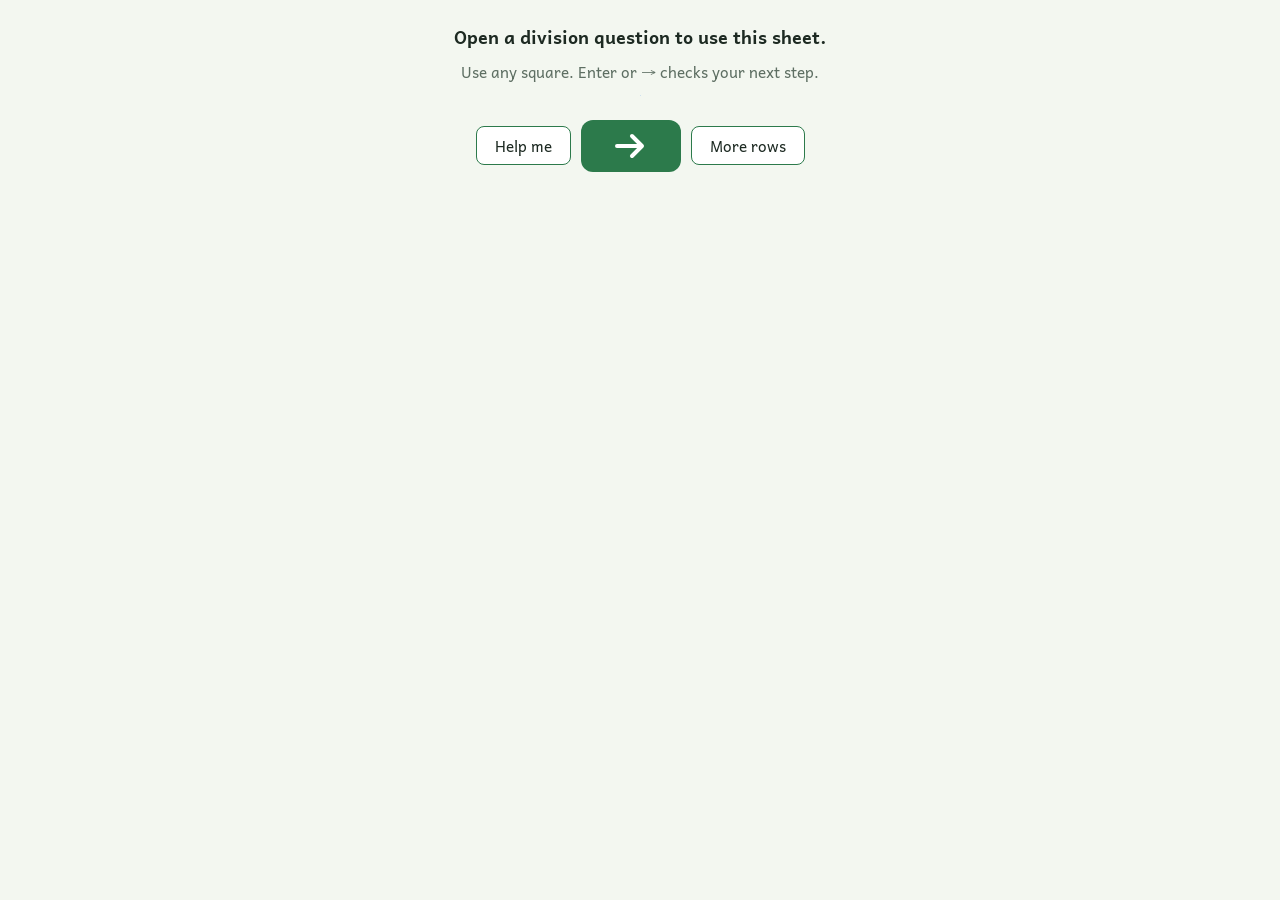
<file: public/longdiv.html>
<!doctype html>
<html lang="en-IE">
<head>
<meta charset="utf-8">
<meta name="viewport" content="width=device-width, initial-scale=1, viewport-fit=cover">
<title>Division working</title>
<link rel="stylesheet" href="https://fonts.googleapis.com/css2?family=Andika:wght@400;700&family=Caveat:wght@700&display=swap" media="print" onload="this.media='all'">
<style>body{margin:0;background:#f3f7f0;color:#1d2a22;font:18px/1.4 Verdana,sans-serif}#division-standalone>p{padding:16px}@media(prefers-color-scheme:dark){body{background:#141b16;color:#e8f0e9}}</style>
</head>
<body>
<div id="division-standalone"><p>Loading worksheet… <button type="button" onclick="location.reload()">Retry</button></p></div>
<script src="js/longdiv.js?v=1888459b4faa"></script>
<script src="js/division-coach.js?v=aed0ea8339b9"></script>
<script src="js/division-review.js?v=2af31463cc69"></script>
<script src="js/division-sheet.js?v=1d18c6c5cad4"></script>
</body>
</html>
</file>
